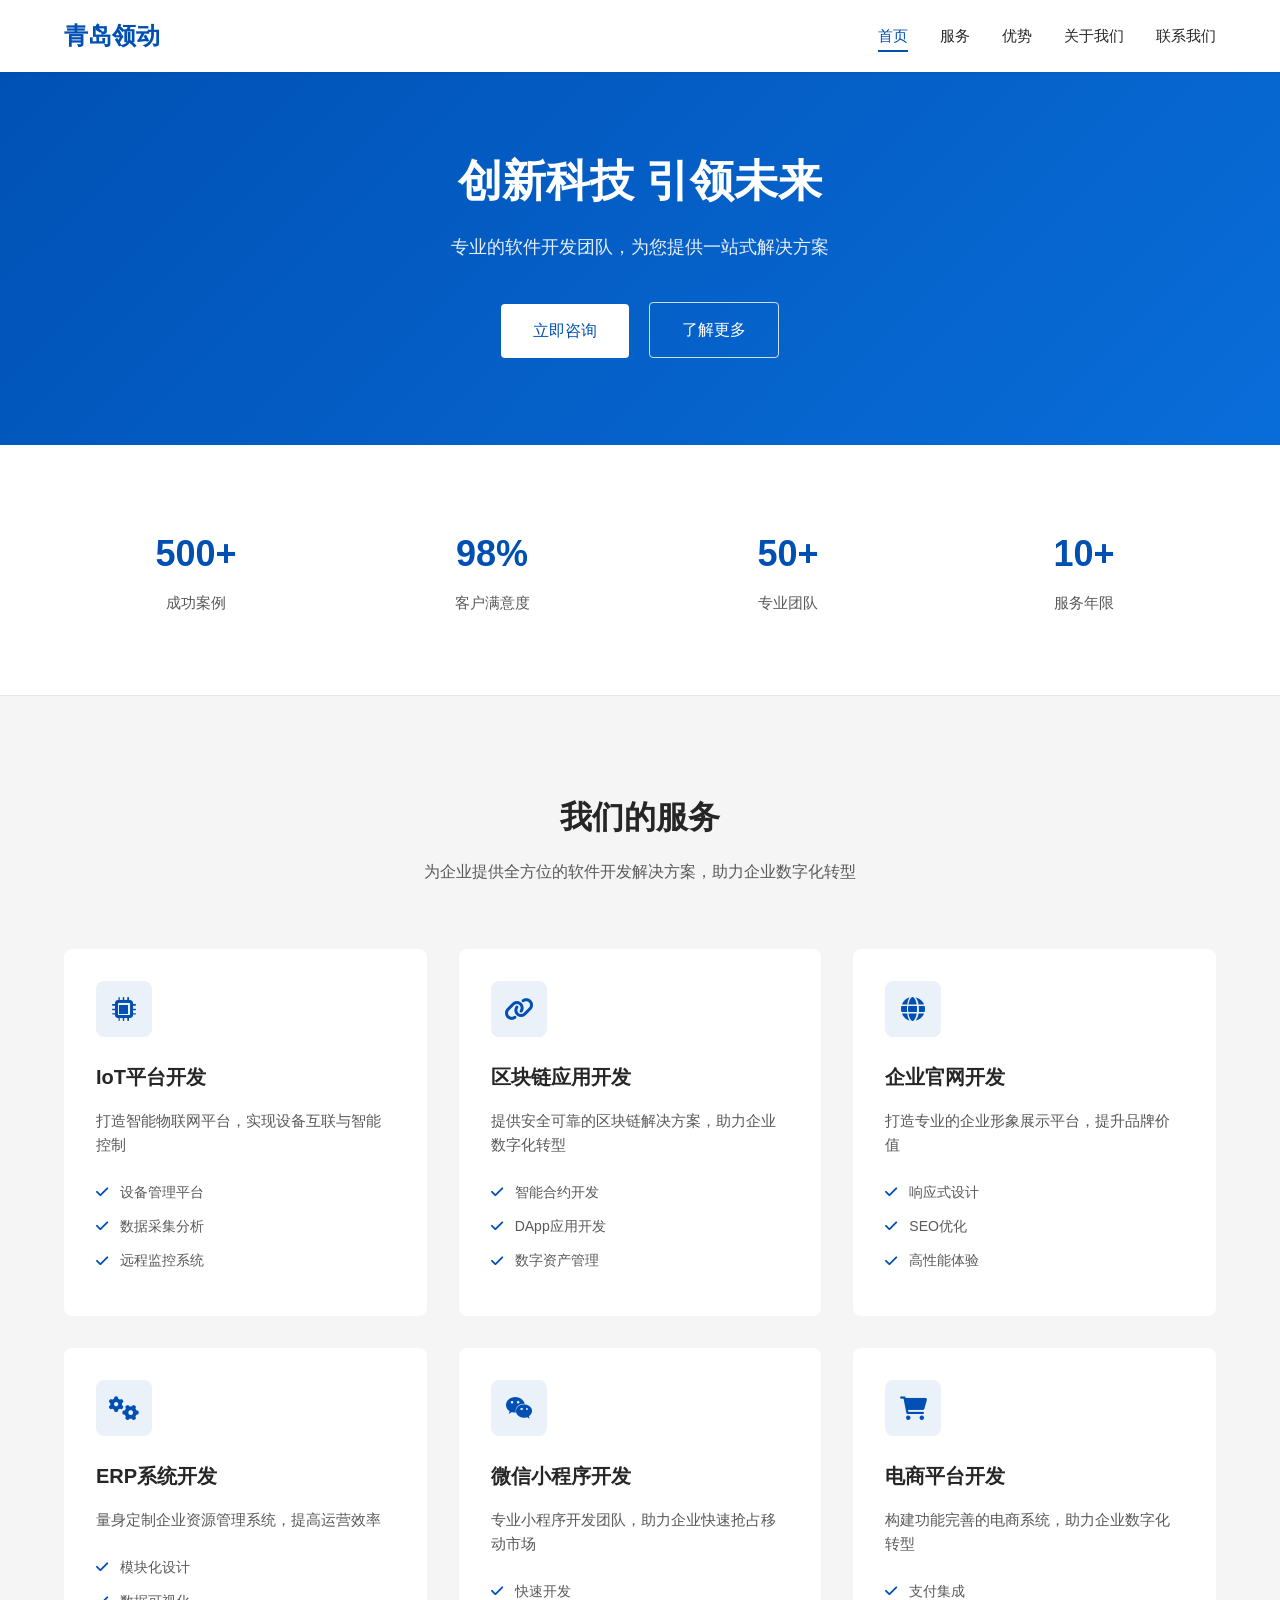
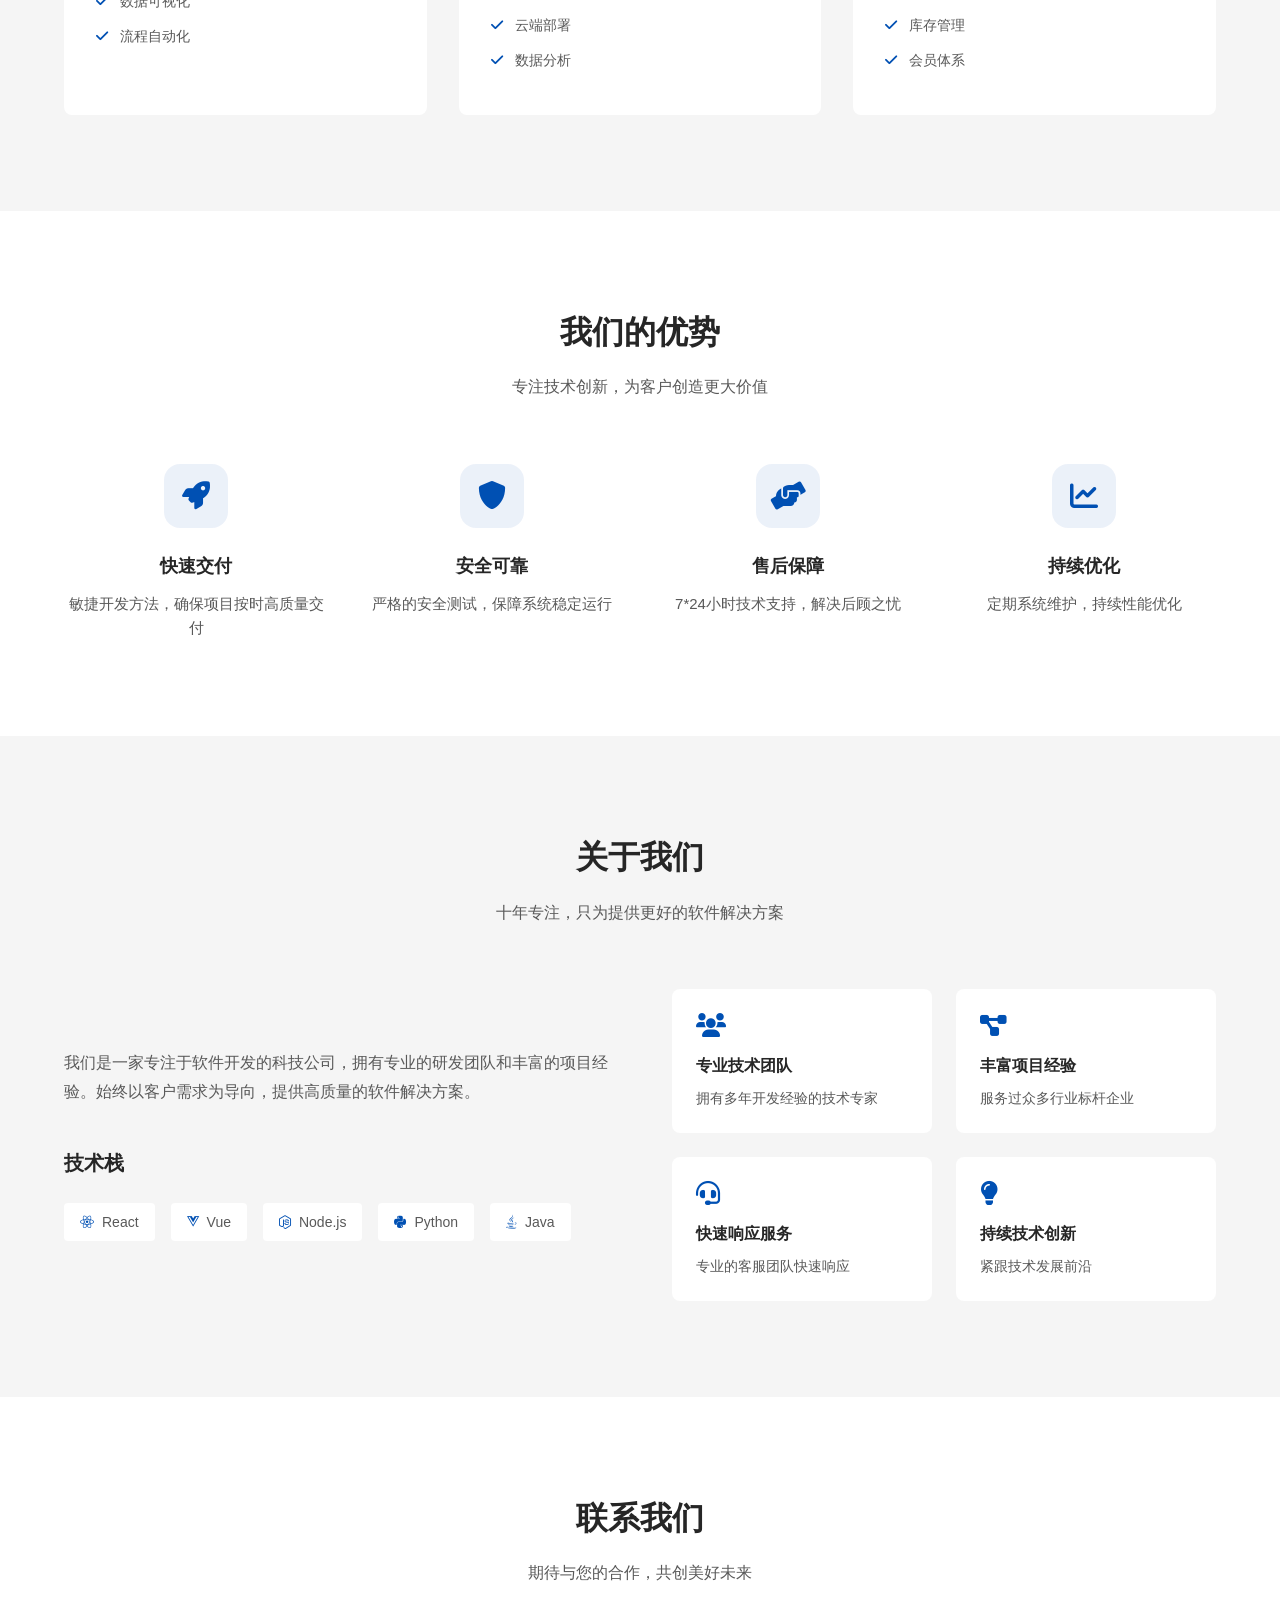
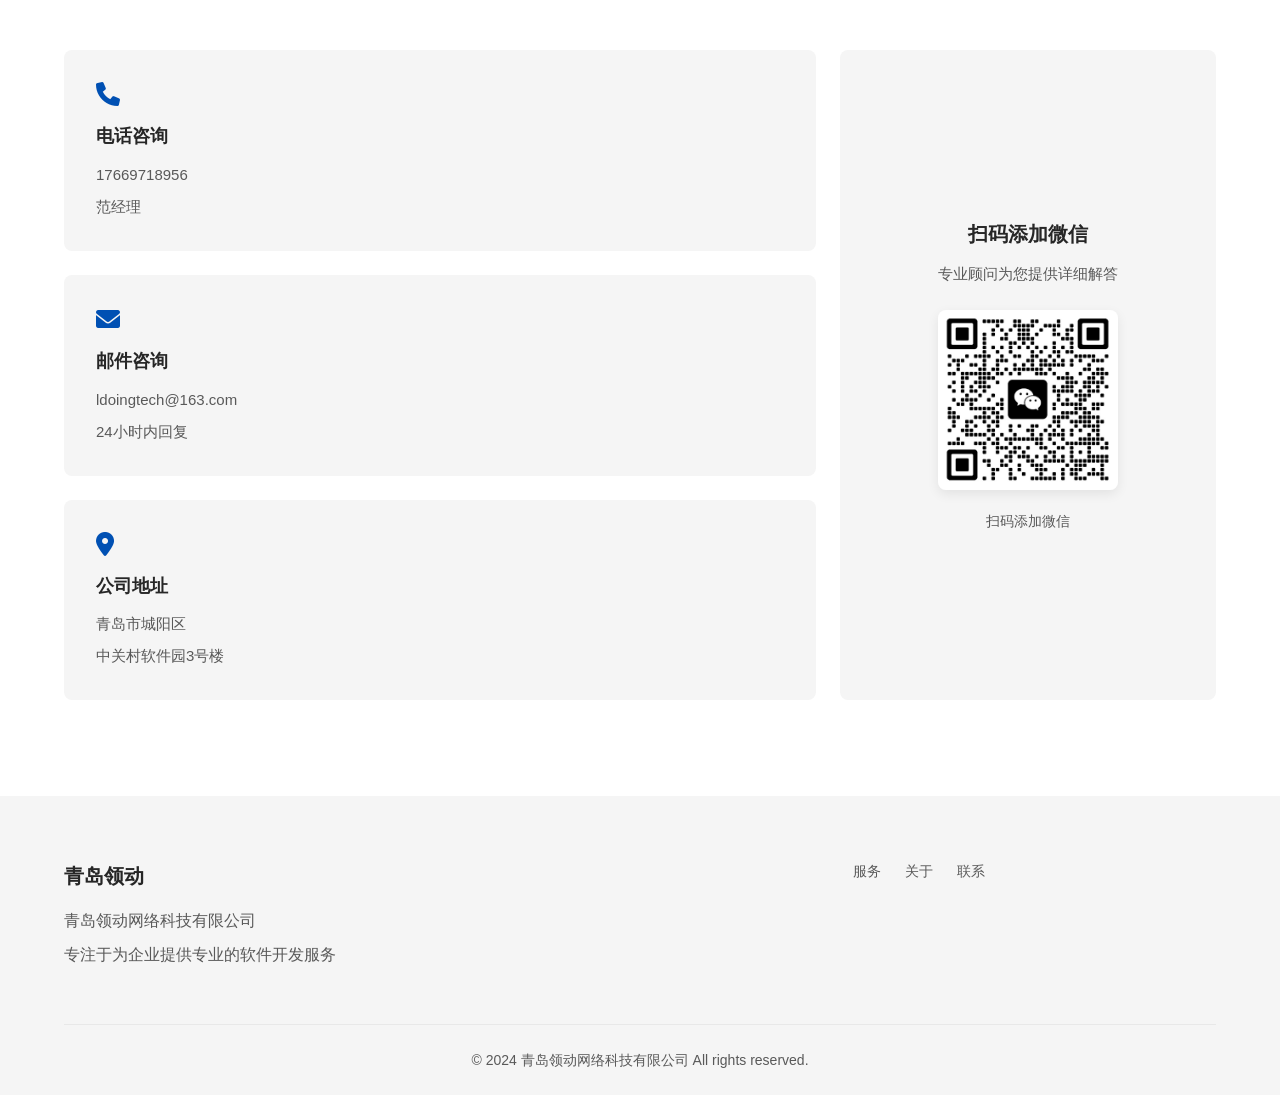
<file: index.html>
<!DOCTYPE html>
<html lang="zh-CN">
<head>
    <meta charset="UTF-8">
    <meta name="viewport" content="width=device-width, initial-scale=1.0">
    <!-- SEO Meta Tags -->
    <title>青岛领动网络科技有限公司 - 专业的软件解决方案提供商</title>
    <meta name="description" content="青岛领动网络科技专注于IoT平台、区块链应用、企业官网、ERP系统、小程序和电商平台开发，提供专业的软件开发解决方案，助力企业数字化转型。">
    <meta name="keywords" content="青岛领动,物联网开发,区块链开发,软件开发,小程序开发,ERP系统,电商平台">
    <meta name="author" content="青岛领动网络科技有限公司">
    
    <!-- Open Graph / Social Media Meta Tags -->
    <meta property="og:type" content="website">
    <meta property="og:url" content="https://ldoing.com">
    <meta property="og:title" content="青岛领动网络科技 - 专业的软件解决方案提供商">
    <meta property="og:description" content="专注于IoT平台、区块链应用、企业官网、ERP系统、小程序和电商平台开发，提供专业的软件开发解决方案。">
    <meta property="og:image" content="https://ldoing.com/images/og-image.jpg">

    <!-- Canonical URL -->
    <meta rel="canonical" href="https://ldoing.com">
    
    <!-- Favicon -->
    <link rel="icon" type="image/png" href="/favicon.png">
    <link rel="apple-touch-icon" href="/apple-touch-icon.png">
    
    <!-- 网站图标 -->
    <link rel="shortcut icon" href="favicon.ico" type="image/x-icon">
    
    <!-- 现有样式表 -->
    <link rel="stylesheet" href="styles.css">
    <link rel="stylesheet" href="https://cdnjs.cloudflare.com/ajax/libs/font-awesome/6.0.0/css/all.min.css">

    <!-- 结构化数据 -->
    <script type="application/ld+json">
    {
        "@context": "https://schema.org",
        "@type": "Organization",
        "name": "青岛领动网络科技有限公司",
        "url": "https://ldoing.com",
        "logo": "https://ldoing.com/images/logo.png",
        "description": "专注于IoT平台、区块链应用、企业官网、ERP系统、小程序和电商平台开发，提供专业的软件开发解决方案。",
        "address": {
            "@type": "PostalAddress",
            "streetAddress": "中关村软件园3号楼",
            "addressLocality": "城阳区",
            "addressRegion": "青岛市",
            "postalCode": "",
            "addressCountry": "CN"
        },
        "contactPoint": {
            "@type": "ContactPoint",
            "telephone": "17669718956",
            "contactType": "customer service",
            "email": "ldoingtech@163.com",
            "areaServed": "CN",
            "availableLanguage": ["Chinese"]
        },
        "sameAs": [
            "https://ldoing.com"
        ]
    }
    </script>
</head>
<body>
    <!-- 导航栏 -->
    <nav class="navbar">
        <div class="container">
            <a href="#home" class="logo">青岛领动</a>
            <button class="mobile-nav-toggle" aria-label="切换导航菜单">
                <span></span>
                <span></span>
                <span></span>
            </button>
            <ul class="nav-links">
                <li><a href="#home" class="active">首页</a></li>
                <li><a href="#services">服务</a></li>
                <li><a href="#advantages">优势</a></li>
                <li><a href="#about">关于我们</a></li>
                <li><a href="#contact">联系我们</a></li>
            </ul>
        </div>
    </nav>

    <!-- 首页banner -->
    <section id="home" class="hero">
        <div class="container">
            <h1>创新科技 引领未来</h1>
            <p>专业的软件开发团队，为您提供一站式解决方案</p>
            <div class="hero-buttons">
                <a href="#contact" class="cta-button primary">立即咨询</a>
                <a href="#services" class="cta-button secondary">了解更多</a>
            </div>
        </div>
    </section>

    <!-- 数据统计 -->
    <section class="stats">
        <div class="container">
            <div class="stats-grid">
                <div class="stat-item">
                    <div class="stat-number">500+</div>
                    <div class="stat-label">成功案例</div>
                </div>
                <div class="stat-item">
                    <div class="stat-number">98%</div>
                    <div class="stat-label">客户满意度</div>
                </div>
                <div class="stat-item">
                    <div class="stat-number">50+</div>
                    <div class="stat-label">专业团队</div>
                </div>
                <div class="stat-item">
                    <div class="stat-number">10+</div>
                    <div class="stat-label">服务年限</div>
                </div>
            </div>
        </div>
    </section>

    <!-- 服务介绍 -->
    <section id="services" class="services">
        <div class="container">
            <div class="section-title">
                <h2>我们的服务</h2>
                <p>为企业提供全方位的软件开发解决方案，助力企业数字化转型</p>
            </div>
            <div class="service-grid">
                <div class="service-card">
                    <div class="service-icon">
                        <i class="fas fa-microchip"></i>
                    </div>
                    <h3>IoT平台开发</h3>
                    <p>打造智能物联网平台，实现设备互联与智能控制</p>
                    <ul class="service-features">
                        <li><i class="fas fa-check"></i> 设备管理平台</li>
                        <li><i class="fas fa-check"></i> 数据采集分析</li>
                        <li><i class="fas fa-check"></i> 远程监控系统</li>
                    </ul>
                </div>
                <div class="service-card">
                    <div class="service-icon">
                        <i class="fas fa-link"></i>
                    </div>
                    <h3>区块链应用开发</h3>
                    <p>提供安全可靠的区块链解决方案，助力企业数字化转型</p>
                    <ul class="service-features">
                        <li><i class="fas fa-check"></i> 智能合约开发</li>
                        <li><i class="fas fa-check"></i> DApp应用开发</li>
                        <li><i class="fas fa-check"></i> 数字资产管理</li>
                    </ul>
                </div>
                <div class="service-card">
                    <div class="service-icon">
                        <i class="fas fa-globe"></i>
                    </div>
                    <h3>企业官网开发</h3>
                    <p>打造专业的企业形象展示平台，提升品牌价值</p>
                    <ul class="service-features">
                        <li><i class="fas fa-check"></i> 响应式设计</li>
                        <li><i class="fas fa-check"></i> SEO优化</li>
                        <li><i class="fas fa-check"></i> 高性能体验</li>
                    </ul>
                </div>
                <div class="service-card">
                    <div class="service-icon">
                        <i class="fas fa-cogs"></i>
                    </div>
                    <h3>ERP系统开发</h3>
                    <p>量身定制企业资源管理系统，提高运营效率</p>
                    <ul class="service-features">
                        <li><i class="fas fa-check"></i> 模块化设计</li>
                        <li><i class="fas fa-check"></i> 数据可视化</li>
                        <li><i class="fas fa-check"></i> 流程自动化</li>
                    </ul>
                </div>
                <div class="service-card">
                    <div class="service-icon">
                        <i class="fab fa-weixin"></i>
                    </div>
                    <h3>微信小程序开发</h3>
                    <p>专业小程序开发团队，助力企业快速抢占移动市场</p>
                    <ul class="service-features">
                        <li><i class="fas fa-check"></i> 快速开发</li>
                        <li><i class="fas fa-check"></i> 云端部署</li>
                        <li><i class="fas fa-check"></i> 数据分析</li>
                    </ul>
                </div>
                <div class="service-card">
                    <div class="service-icon">
                        <i class="fas fa-shopping-cart"></i>
                    </div>
                    <h3>电商平台开发</h3>
                    <p>构建功能完善的电商系统，助力企业数字化转型</p>
                    <ul class="service-features">
                        <li><i class="fas fa-check"></i> 支付集成</li>
                        <li><i class="fas fa-check"></i> 库存管理</li>
                        <li><i class="fas fa-check"></i> 会员体系</li>
                    </ul>
                </div>
            </div>
        </div>
    </section>

    <!-- 我们的优势 -->
    <section id="advantages" class="advantages">
        <div class="container">
            <div class="section-title">
                <h2>我们的优势</h2>
                <p>专注技术创新，为客户创造更大价值</p>
            </div>
            <div class="advantages-grid">
                <div class="advantage-item">
                    <div class="advantage-icon">
                        <i class="fas fa-rocket"></i>
                    </div>
                    <h3>快速交付</h3>
                    <p>敏捷开发方法，确保项目按时高质量交付</p>
                </div>
                <div class="advantage-item">
                    <div class="advantage-icon">
                        <i class="fas fa-shield-alt"></i>
                    </div>
                    <h3>安全可靠</h3>
                    <p>严格的安全测试，保障系统稳定运行</p>
                </div>
                <div class="advantage-item">
                    <div class="advantage-icon">
                        <i class="fas fa-hands-helping"></i>
                    </div>
                    <h3>售后保障</h3>
                    <p>7*24小时技术支持，解决后顾之忧</p>
                </div>
                <div class="advantage-item">
                    <div class="advantage-icon">
                        <i class="fas fa-chart-line"></i>
                    </div>
                    <h3>持续优化</h3>
                    <p>定期系统维护，持续性能优化</p>
                </div>
            </div>
        </div>
    </section>

    <!-- 关于我们 -->
    <section id="about" class="about">
        <div class="container">
            <div class="section-title">
                <h2>关于我们</h2>
                <p>十年专注，只为提供更好的软件解决方案</p>
            </div>
            <div class="about-content">
                <div class="about-text">
                    <p>我们是一家专注于软件开发的科技公司，拥有专业的研发团队和丰富的项目经验。始终以客户需求为导向，提供高质量的软件解决方案。</p>
                    <div class="tech-stack">
                        <h3>技术栈</h3>
                        <div class="tech-icons">
                            <span class="tech-icon"><i class="fab fa-react"></i> React</span>
                            <span class="tech-icon"><i class="fab fa-vuejs"></i> Vue</span>
                            <span class="tech-icon"><i class="fab fa-node-js"></i> Node.js</span>
                            <span class="tech-icon"><i class="fab fa-python"></i> Python</span>
                            <span class="tech-icon"><i class="fab fa-java"></i> Java</span>
                        </div>
                    </div>
                </div>
                <div class="about-features">
                    <div class="feature-item">
                        <i class="fas fa-users"></i>
                        <h4>专业技术团队</h4>
                        <p>拥有多年开发经验的技术专家</p>
                    </div>
                    <div class="feature-item">
                        <i class="fas fa-project-diagram"></i>
                        <h4>丰富项目经验</h4>
                        <p>服务过众多行业标杆企业</p>
                    </div>
                    <div class="feature-item">
                        <i class="fas fa-headset"></i>
                        <h4>快速响应服务</h4>
                        <p>专业的客服团队快速响应</p>
                    </div>
                    <div class="feature-item">
                        <i class="fas fa-lightbulb"></i>
                        <h4>持续技术创新</h4>
                        <p>紧跟技术发展前沿</p>
                    </div>
                </div>
            </div>
        </div>
    </section>

    <!-- 联系我们 -->
    <section id="contact" class="contact">
        <div class="container">
            <div class="section-title">
                <h2>联系我们</h2>
                <p>期待与您的合作，共创美好未来</p>
            </div>
            <div class="contact-wrapper">
                <div class="contact-info">
                    <div class="contact-item">
                        <i class="fas fa-phone"></i>
                        <h3>电话咨询</h3>
                        <p>17669718956</p>
                        <p>范经理</p>
                    </div>
                    <div class="contact-item">
                        <i class="fas fa-envelope"></i>
                        <h3>邮件咨询</h3>
                        <p>ldoingtech@163.com</p>
                        <p>24小时内回复</p>
                    </div>
                    <div class="contact-item">
                        <i class="fas fa-map-marker-alt"></i>
                        <h3>公司地址</h3>
                        <p>青岛市城阳区</p>
                        <p>中关村软件园3号楼</p>
                    </div>
                </div>
                <div class="contact-card">
                    <div class="contact-text">
                        <h3>扫码添加微信</h3>
                        <p>专业顾问为您提供详细解答</p>
                    </div>
                    <div class="qr-code">
                        <img src="qr-code.png" alt="联系二维码">
                        <p>扫码添加微信</p>
                    </div>
                </div>
            </div>
        </div>
    </section>

    <!-- 页脚 -->
    <footer class="footer">
        <div class="container">
            <div class="footer-content">
                <div class="footer-info">
                    <h3>青岛领动</h3>
                    <p>青岛领动网络科技有限公司</p>
                    <p>专注于为企业提供专业的软件开发服务</p>
                </div>
                <div class="footer-links">
                    <a href="#services">服务</a>
                    <a href="#about">关于</a>
                    <a href="#contact">联系</a>
                </div>
            </div>
            <div class="footer-bottom">
                <p>&copy; 2024 青岛领动网络科技有限公司 All rights reserved.</p>
            </div>
        </div>
    </footer>

    <!-- 动画控制脚本 -->
    <script>
        // 监听滚动事件，控制导航栏样式
        window.addEventListener('scroll', function() {
            const navbar = document.querySelector('.navbar');
            if (window.scrollY > 50) {
                navbar.classList.add('scrolled');
            } else {
                navbar.classList.remove('scrolled');
            }
        });

        // 监听元素进入视口
        const observerOptions = {
            root: null,
            rootMargin: '0px',
            threshold: 0.1
        };

        const observer = new IntersectionObserver((entries) => {
            entries.forEach(entry => {
                if (entry.isIntersecting) {
                    entry.target.classList.add('visible');
                }
            });
        }, observerOptions);

        // 添加观察的元素
        document.querySelectorAll('.stat-item, .section-title, .service-card, .advantage-item, .contact-item, .qr-code').forEach(item => {
            observer.observe(item);
        });
    </script>

    <!-- 导航激活状态处理 -->
    <script>
        // 获取所有导航链接
        const navLinks = document.querySelectorAll('.nav-links a');
        const sections = document.querySelectorAll('section');
        const mobileNavToggle = document.querySelector('.mobile-nav-toggle');
        const navList = document.querySelector('.nav-links');
        
        // 移动端导航菜单处理
        function toggleMenu(show) {
            mobileNavToggle.classList.toggle('active', show);
            navList.classList.toggle('active', show);
            document.body.classList.toggle('menu-open', show);
        }

        // 点击汉堡菜单
        mobileNavToggle.addEventListener('click', (e) => {
            e.stopPropagation();
            const isOpen = navList.classList.contains('active');
            toggleMenu(!isOpen);
        });

        // 点击导航链接关闭菜单
        navLinks.forEach(link => {
            link.addEventListener('click', (e) => {
                e.preventDefault();
                const target = document.querySelector(link.getAttribute('href'));
                toggleMenu(false);
                
                // 等待菜单关闭动画完成后再滚动
                setTimeout(() => {
                    if (target) {
                        target.scrollIntoView({
                            behavior: 'smooth',
                            block: 'start'
                        });
                    }
                }, 300);
            });
        });
        
        // 监听滚动事件
        window.addEventListener('scroll', () => {
            let current = '';
            
            sections.forEach(section => {
                const sectionTop = section.offsetTop;
                const sectionHeight = section.clientHeight;
                if (pageYOffset >= sectionTop - 150) {
                    current = section.getAttribute('id');
                }
            });

            // 更新导航链接的激活状态
            navLinks.forEach(link => {
                link.classList.remove('active');
                if (link.getAttribute('href').substring(1) === current) {
                    link.classList.add('active');
                }
            });
        });

        // 点击页面其他区域关闭菜单
        document.addEventListener('click', (e) => {
            if (navList.classList.contains('active') && 
                !navList.contains(e.target) && 
                !mobileNavToggle.contains(e.target)) {
                toggleMenu(false);
            }
        });
    </script>
</body>
</html>
</file>
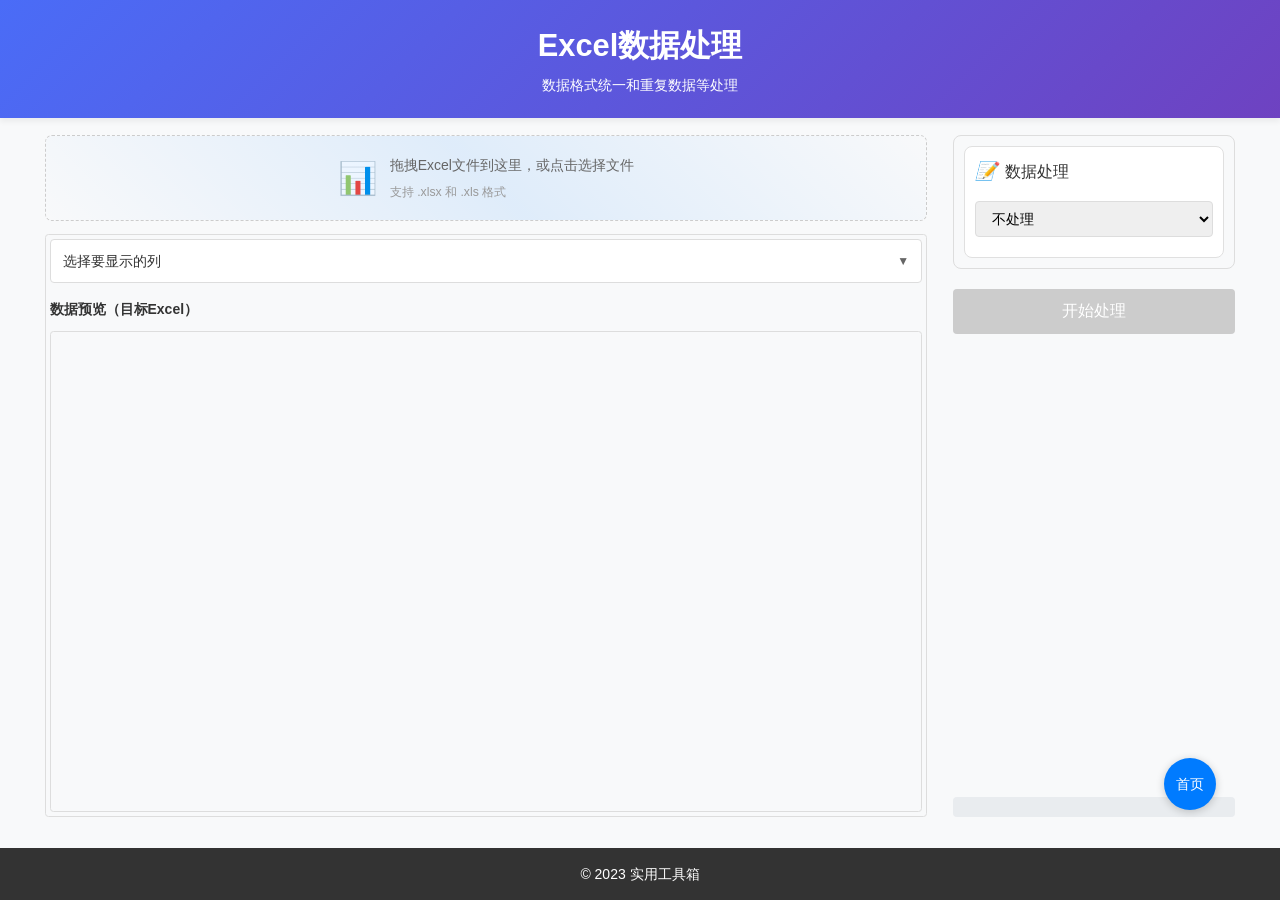
<file: tools/excel-processor.html>
<!DOCTYPE html>
<html lang="zh-CN">
<head>
    <meta charset="UTF-8">
    <meta name="viewport" content="width=device-width, initial-scale=1.0">
    <title>Excel数据处理工具 - 在线Excel格式化和去重 | 实用工具箱</title>
    <meta name="description" content="免费在线Excel数据处理工具，支持数据格式统一、重复数据处理、时间格式转换等功能。无需安装Office，在浏览器中即可完成Excel数据清洗和格式化。">
    <meta name="keywords" content="Excel处理,Excel格式化,Excel去重,数据清洗,在线Excel工具,Excel时间格式,数据处理">
    <!-- 百度搜索优化 -->
    <meta name="baidu-site-verification" content="code-xxxxx"> <!-- 请替换为实际的百度站长验证码 -->
    <meta property="og:title" content="Excel数据处理工具 - 在线Excel格式化和去重">
    <meta property="og:description" content="在线Excel数据处理工具，支持数据格式统一、重复数据处理、时间格式转换等功能。无需安装Office，快速完成数据清洗。">
    <meta property="og:type" content="website">
    <meta property="og:url" content="https://tools.ldoing.com/tools/excel-processor.html">
    <!-- 谷歌搜索优化 -->
    <meta name="google-site-verification" content="xxxxx"> <!-- 请替换为实际的谷歌站长验证码 -->
    <meta name="robots" content="index, follow">
    <link rel="canonical" href="https://tools.ldoing.com/tools/excel-processor.html">
    <!-- 结构化数据 -->
    <script type="application/ld+json">
    {
        "@context": "https://schema.org",
        "@type": "WebApplication",
        "name": "Excel数据处理工具",
        "description": "在线Excel数据处理工具，提供数据格式化、去重等功能",
        "url": "https://tools.ldoing.com/tools/excel-processor.html",
        "applicationCategory": "数据处理工具",
        "operatingSystem": "全平台",
        "offers": {
            "@type": "Offer",
            "price": "0",
            "priceCurrency": "CNY"
        },
        "featureList": [
            "数据格式统一",
            "重复数据处理",
            "时间格式转换",
            "文本格式化",
            "数字格式化",
            "列显示管理"
        ]
    }
    </script>
    <link rel="stylesheet" href="../css/style.css">
    <script src="https://cdn.sheetjs.com/xlsx-0.20.1/package/dist/xlsx.full.min.js"></script>
    <style>
        .back-button {
            display: inline-flex;
            align-items: center;
            justify-content: center;
            width: 3.75rem;
            height: 3.75rem;
            background-color: #007bff;
            border: none;
            border-radius: 50%;
            color: white;
            text-decoration: none;
            transition: all 0.3s ease;
            position: fixed;
            right: 5%;
            bottom: 10%;
            box-shadow: 0 0.125rem 0.625rem rgba(0, 0, 0, 0.2);
            z-index: 1000;
            font-size: 1rem;
            animation: breathe 1.5s ease-in-out infinite;
        }

        @keyframes breathe {
            0% {
                transform: scale(1);
                box-shadow: 0 0.125rem 0.625rem rgba(0, 123, 255, 0.2);
                background-color: #007bff;
            }
            50% {
                transform: scale(1.15);
                box-shadow: 0 0.25rem 1.5625rem rgba(0, 123, 255, 0.6);
                background-color: #0056b3;
            }
            100% {
                transform: scale(1);
                box-shadow: 0 0.125rem 0.625rem rgba(0, 123, 255, 0.2);
                background-color: #007bff;
            }
        }

        .back-button:hover {
            background-color: #0056b3;
            transform: scale(1.1);
            box-shadow: 0 0.25rem 0.9375rem rgba(0, 0, 0, 0.3);
            animation: none;
        }

        .back-button::before {
            content: "首页";
        }

        .tool-container {
            max-width: 87.5rem;
            margin: 0 auto;
            padding: 1.25rem;
            position: relative;
            min-height: calc(100vh - 11.25rem);
        }

        .main-content {
            display: flex;
            gap: 1.875rem;
            margin-bottom: 0.9375rem;
            height: calc(100vh - 15.625rem);
            min-height: 31.25rem;
        }

        .left-section {
            flex: 2.5;
            display: flex;
            flex-direction: column;
            min-width: 0;
        }

        .right-section {
            flex: 0.8;
            display: flex;
            flex-direction: column;
            min-width: 18.75rem;
            max-width: 23.75rem;
        }

        .upload-area {
            border: 0.125rem dashed #ccc;
            border-radius: 0.5rem;
            padding: 1.25rem 0.9375rem;
            text-align: center;
            margin-bottom: 0.9375rem;
            cursor: pointer;
            transition: all 0.3s ease;
            flex-shrink: 0;
            background-color: #f8f9fa;
            position: relative;
            overflow: hidden;
            display: inline-flex;
            align-items: center;
            justify-content: center;
            gap: 0.9375rem;
            width: 100%;
        }

        .upload-area .content-wrapper {
            display: flex;
            align-items: center;
            gap: 0.9375rem;
            max-width: 25rem;
            margin: 0 auto;
        }

        .upload-area .icon-container {
            font-size: 2.25rem;
            animation: bounce 2s infinite;
            line-height: 1;
            flex-shrink: 0;
        }

        .upload-area .text-container {
            text-align: left;
        }

        .upload-area::after {
            content: "";
            position: absolute;
            top: 0;
            left: 0;
            right: 0;
            bottom: 0;
            background: linear-gradient(45deg, transparent, rgba(0, 123, 255, 0.1), transparent);
            animation: shine 3s infinite;
        }

        .upload-area p {
            font-size: 1rem;
            color: #666;
            margin: 0;
            position: relative;
            z-index: 1;
        }

        .upload-area .upload-hint {
            font-size: 0.875rem;
            color: #999;
            margin-top: 0.5rem;
            position: relative;
            z-index: 1;
        }

        .upload-area:hover {
            border-color: #007bff;
            background-color: #f0f7ff;
            transform: translateY(-0.125rem);
            box-shadow: 0 0.25rem 0.75rem rgba(0, 123, 255, 0.1);
        }

        .upload-area:hover .icon-container {
            animation: bounce 1s infinite;
        }

        @keyframes bounce {
            0%, 100% {
                transform: translateY(0);
            }
            50% {
                transform: translateY(-0.625rem);
            }
        }

        @keyframes shine {
            0% {
                transform: translateX(-100%);
            }
            20%, 100% {
                transform: translateX(100%);
            }
        }

        /* 添加文件拖入时的效果 */
        .upload-area.dragover {
            border-color: #007bff;
            background-color: #e3f2fd;
            transform: scale(1.02);
        }

        .upload-area.dragover .icon-container {
            animation: none;
            transform: scale(1.2);
        }

        .preview-box {
            flex: 1;
            border: 0.0625rem solid #ddd;
            border-radius: 0.25rem;
            padding: 0.25rem;
            display: flex;
            flex-direction: column;
            min-width: 0;
            height: calc(100vh - 21.875rem);
            min-height: 25rem;
        }

        .preview-box h3 {
            margin-top: 0;
            margin-bottom: 0.25rem;
            font-size: 1rem;
            flex-shrink: 0;
        }

        .preview-table {
            flex: 1;
            overflow: auto;
            border: 0.0625rem solid #ddd;
            border-radius: 0.25rem;
            margin-top: 0.5rem;
        }

        .preview-table table {
            width: 100%;
            border-collapse: collapse;
            font-size: 0.75rem;
        }

        .preview-table th,
        .preview-table td {
            padding: 0.25rem;
            border: 0.0625rem solid #ddd;
            text-align: left;
            line-height: 1.2;
        }

        .preview-table th {
            background-color: #f8f9fa;
            font-weight: 600;
            position: sticky;
            top: 0;
            z-index: 1;
            font-size: 0.75rem;
        }

        .preview-table tr:nth-child(even) {
            background-color: #f8f9fa;
        }

        .preview-table tr:hover {
            background-color: #f0f7ff;
        }

        .settings {
            background-color: #f8f9fa;
            padding: 10px;
            border-radius: 8px;
            margin-bottom: 20px;
            border: 1px solid #ddd;
            flex-shrink: 0;
        }

        .settings-group {
            margin-bottom: 25px;
            padding: 10px;
            border: 1px solid #e0e0e0;
            border-radius: 8px;
            background-color: white;
            position: relative;
        }

        .settings-group:last-child {
            margin-bottom: 0;
        }

        .settings-group-title {
            display: flex;
            align-items: center;
            margin-bottom: 15px;
            font-size: 16px;
            font-weight: 500;
            color: #333;
        }

        .settings-group-title i {
            margin-right: 8px;
            font-size: 18px;
        }

        .settings-group label {
            display: block;
            margin-bottom: 8px;
            font-size: 14px;
            color: #666;
        }

        .settings-group select,
        .settings-group input {
            width: 100%;
            padding: 8px 12px;
            border: 1px solid #ddd;
            border-radius: 4px;
            font-size: 14px;
            margin-bottom: 10px;
        }

        .settings-group select:focus,
        .settings-group input:focus {
            outline: none;
            border-color: #007bff;
            box-shadow: 0 0 0 2px rgba(0,123,255,0.25);
        }

        .select-trigger {
            width: 100%;
            padding: 10px 12px;
            border: 1px solid #ddd;
            border-radius: 4px;
            background-color: white;
            cursor: pointer;
            display: flex;
            justify-content: space-between;
            align-items: center;
            font-size: 14px;
            color: #333;
            margin-bottom: 10px;
        }

        .select-trigger:hover {
            border-color: #007bff;
            background-color: #f8f9fa;
        }

        .select-trigger::after {
            content: "▼";
            font-size: 12px;
            color: #666;
            transition: transform 0.3s;
        }

        .select-trigger.active::after {
            transform: rotate(180deg);
        }

        .checkbox-group {
            max-height: 200px;
            overflow-y: auto;
            border: 1px solid #ddd;
            border-radius: 4px;
            padding: 8px;
            background-color: white;
            display: none;
            position: absolute;
            width: calc(100% - 30px);
            left: 15px;
            right: 15px;
            z-index: 1000;
            box-shadow: 0 2px 8px rgba(0,0,0,0.1);
        }

        .checkbox-group.show {
            display: block;
        }

        .checkbox-item {
            display: flex;
            align-items: center;
            padding: 8px 12px;
            margin: 2px 0;
            border-radius: 4px;
            cursor: pointer;
            transition: background-color 0.2s;
            height: 36px;
            width: 100%;
            box-sizing: border-box;
        }

        .checkbox-item:hover {
            background-color: #f5f5f5;
        }

        .checkbox-item input[type="checkbox"] {
            margin: 0 8px 0 0;
            width: 16px;
            height: 16px;
            cursor: pointer;
            flex-shrink: 0;
        }

        .checkbox-item label {
            flex: 1;
            margin: 0;
            cursor: pointer;
            font-size: 14px;
            color: #333;
            line-height: 1;
            display: flex;
            align-items: center;
            height: 100%;
            white-space: nowrap;
            overflow: hidden;
            text-overflow: ellipsis;
        }

        .selected-columns {
            margin-top: 8px;
            padding: 8px;
            background-color: #e3f2fd;
            border-radius: 4px;
            min-height: 24px;
            display: none;
        }

        .selected-columns.show {
            display: block;
        }

        .selected-columns span {
            display: inline-flex;
            align-items: center;
            background-color: #1976d2;
            color: white;
            padding: 4px 8px;
            border-radius: 12px;
            margin: 2px;
            font-size: 12px;
            cursor: pointer;
            transition: all 0.2s ease;
        }

        .selected-columns span:hover {
            background-color: #1565c0;
        }

        .selected-columns span::after {
            content: "×";
            margin-left: 6px;
            font-size: 14px;
            font-weight: bold;
        }

        .selected-columns span:hover::after {
            color: #ff4444;
        }

        .feature-description {
            font-size: 13px;
            color: #666;
            margin-top: 8px;
            line-height: 1.4;
        }

        .process-btn {
            background-color: #007bff;
            color: white;
            border: none;
            padding: 12px 20px;
            border-radius: 4px;
            cursor: pointer;
            width: 100%;
            font-size: 16px;
            font-weight: 500;
            transition: all 0.3s ease;
            margin-bottom: 12px;
        }

        .process-btn:hover {
            background-color: #0056b3;
        }

        .process-btn:disabled {
            background-color: #ccc;
            cursor: not-allowed;
        }

        .download-btn {
            display: none;
            background-color: #28a745;
            color: white;
            border: none;
            padding: 12px 20px;
            border-radius: 4px;
            cursor: pointer;
            width: 100%;
            font-size: 16px;
            font-weight: 500;
            margin-top: 12px;
            transition: all 0.3s ease;
        }

        .download-btn:hover {
            background-color: #218838;
        }

        .error-message {
            color: #dc3545;
            margin-top: 8px;
            display: none;
            font-size: 14px;
        }

        .stats {
            margin-top: auto;
            padding: 10px;
            background-color: #e9ecef;
            border-radius: 4px;
            font-size: 14px;
            flex-shrink: 0;
        }

        footer {
            background-color: #333;
            color: white;
            text-align: center;
            padding: 15px 0;
            position: fixed;
            bottom: 0;
            left: 0;
            right: 0;
            z-index: 999;
        }

        @media (max-width: 768px) {
            .main-content {
                flex-direction: column;
                height: auto;
            }

            .right-section {
                min-width: 100%;
                max-width: none;
            }
        }

        .select-container {
            position: relative;
            width: 100%;
        }

        .checkbox-select {
            height: auto;
            max-height: 200px;
            overflow-y: auto;
        }

        .checkbox-select option {
            padding: 8px;
            margin: 2px 0;
            border-radius: 4px;
            cursor: pointer;
        }

        .checkbox-select option:checked {
            background-color: #e3f2fd;
            color: #1976d2;
        }

        .checkbox-select option:hover {
            background-color: #f5f5f5;
        }

        .checkbox-group {
            max-height: 200px;
            overflow-y: auto;
            border: 1px solid #ddd;
            border-radius: 4px;
            padding: 8px;
            background-color: white;
            display: none;
            position: absolute;
            width: 100%;
            z-index: 1000;
            box-shadow: 0 2px 8px rgba(0,0,0,0.1);
        }

        .checkbox-group.show {
            display: block;
        }

        .select-trigger {
            width: 100%;
            padding: 8px 12px;
            border: 1px solid #ddd;
            border-radius: 4px;
            background-color: white;
            cursor: pointer;
            display: flex;
            justify-content: space-between;
            align-items: center;
            font-size: 14px;
            color: #333;
        }

        .select-trigger:hover {
            border-color: #007bff;
        }

        .select-trigger::after {
            content: "▼";
            font-size: 12px;
            color: #666;
            transition: transform 0.3s;
        }

        .select-trigger.active::after {
            transform: rotate(180deg);
        }

        .checkbox-item {
            display: flex;
            align-items: center;
            padding: 8px 12px;
            margin: 2px 0;
            border-radius: 4px;
            cursor: pointer;
            transition: background-color 0.2s;
            height: 36px;
        }

        .checkbox-item:hover {
            background-color: #f5f5f5;
        }

        .checkbox-item input[type="checkbox"] {
            margin: 0 8px 0 0;
            width: 16px;
            height: 16px;
            cursor: pointer;
            flex-shrink: 0;
        }

        .checkbox-item label {
            flex: 1;
            margin: 0;
            cursor: pointer;
            font-size: 14px;
            color: #333;
            line-height: 1;
            display: flex;
            align-items: center;
            height: 100%;
        }

        .selected-columns {
            margin-top: 8px;
            padding: 8px;
            background-color: #e3f2fd;
            border-radius: 4px;
            min-height: 24px;
            display: none;
        }

        .selected-columns.show {
            display: block;
        }

        .selected-columns span {
            display: inline-block;
            background-color: #1976d2;
            color: white;
            padding: 2px 8px;
            border-radius: 12px;
            margin: 2px;
            font-size: 12px;
        }

        /* 修改Toast样式 */
        .toast {
            position: fixed;
            top: 20px;
            left: 50%;
            transform: translateX(-50%);
            padding: 12px 24px;
            background-color: #dc3545;
            color: white;
            border-radius: 4px;
            box-shadow: 0 4px 12px rgba(0, 0, 0, 0.15);
            z-index: 9999;
            display: flex;
            align-items: center;
            animation: slideDown 0.3s ease, fadeOut 0.3s ease 2.7s;
            font-size: 14px;
            min-width: 280px;
            justify-content: center;
        }

        .toast.success {
            background-color: #28a745;
        }

        .toast::before {
            content: "⚠️";
            margin-right: 8px;
            font-size: 16px;
        }

        .toast.success::before {
            content: "✅";
        }

        @keyframes slideDown {
            from {
                transform: translate(-50%, -100%);
                opacity: 0;
            }
            to {
                transform: translate(-50%, 0);
                opacity: 1;
            }
        }

        @keyframes fadeOut {
            from {
                opacity: 1;
            }
            to {
                opacity: 0;
            }
        }

        /* 修改列管理样式 */
        .column-manager {
            margin-bottom: 15px;
            position: relative;
        }

        .column-manager-title {
            width: 100%;
            padding: 10px 12px;
            border: 1px solid #ddd;
            border-radius: 4px;
            background-color: white;
            cursor: pointer;
            display: flex;
            justify-content: space-between;
            align-items: center;
            font-size: 14px;
            color: #333;
        }

        .column-manager-title:hover {
            border-color: #007bff;
            background-color: #f8f9fa;
        }

        .column-manager-title::after {
            content: "▼";
            font-size: 12px;
            color: #666;
            transition: transform 0.3s;
        }

        .column-manager-title.active::after {
            transform: rotate(180deg);
        }

        .column-list {
            display: none;
            max-height: 200px;
            overflow-y: auto;
            border: 1px solid #ddd;
            border-radius: 4px;
            padding: 8px;
            background-color: white;
            position: absolute;
            width: 100%;
            z-index: 1000;
            box-shadow: 0 2px 8px rgba(0,0,0,0.1);
        }

        .column-list.show {
            display: block;
        }

        .column-select-all {
            display: flex;
            align-items: center;
            padding: 8px 12px;
            margin: 2px 0;
            border-radius: 4px;
            cursor: pointer;
            transition: background-color 0.2s;
            height: 36px;
            background-color: #f8f9fa;
            border-bottom: 1px solid #ddd;
            margin-bottom: 8px;
            position: sticky;
            top: 0;
            z-index: 1;
        }

        .column-select-all:hover {
            background-color: #f0f0f0;
        }

        .column-select-all input[type="checkbox"] {
            margin: 0 8px 0 0;
            width: 16px;
            height: 16px;
            cursor: pointer;
            flex-shrink: 0;
        }

        .column-select-all label {
            flex: 1;
            margin: 0;
            cursor: pointer;
            font-size: 14px;
            color: #333;
            line-height: 1;
            display: flex;
            align-items: center;
            height: 100%;
            font-weight: 500;
        }

        /* 添加处理中动画样式 */
        .process-btn.processing {
            position: relative;
            color: transparent;
            pointer-events: none;
        }

        .process-btn.processing::after {
            content: "处理中...";
            position: absolute;
            left: 50%;
            top: 50%;
            transform: translate(-50%, -50%);
            color: white;
            animation: processingText 1.5s infinite;
        }

        .process-btn.processing::before {
            content: "";
            position: absolute;
            width: 20px;
            height: 20px;
            border: 3px solid rgba(255, 255, 255, 0.3);
            border-top-color: white;
            border-radius: 50%;
            left: calc(50% - 45px);
            top: 50%;
            transform: translateY(-50%);
            animation: rotate 1s linear infinite;
        }

        @keyframes processingText {
            0%, 100% { opacity: 1; }
            50% { opacity: 0.7; }
        }

        @keyframes rotate {
            0% { transform: translateY(-50%) rotate(0deg); }
            100% { transform: translateY(-50%) rotate(360deg); }
        }

        .mapping-row {
            display: flex;
            gap: 10px;
            margin-bottom: 8px;
            align-items: center;
        }
        .mapping-row select {
            flex: 1;
            padding: 5px;
            border: 1px solid #ddd;
            border-radius: 4px;
            font-size: 12px;
            max-width: 120px;
            text-overflow: ellipsis;
        }
        .mapping-row select option {
            font-size: 12px;
            padding: 4px;
            white-space: nowrap;
            overflow: hidden;
            text-overflow: ellipsis;
        }
        .mapping-row .delete-mapping {
            color: #dc3545;
            cursor: pointer;
            padding: 0 5px;
            font-size: 14px;
            flex-shrink: 0;
        }
        .mapping-arrow {
            color: #666;
            font-size: 14px;
            display: flex;
            align-items: center;
            flex-shrink: 0;
        }
    </style>
</head>
<body>
    <header>
        <h1>Excel数据处理</h1>
        <p>数据格式统一和重复数据等处理</p>
    </header>

    <main class="tool-container">
        <div class="main-content">
            <div class="left-section">
                <div class="upload-area" id="dropZone">
                    <div class="content-wrapper">
                        <div class="icon-container">📊</div>
                        <div class="text-container">
                            <p>拖拽Excel文件到这里，或点击选择文件</p>
                            <div class="upload-hint">支持 .xlsx 和 .xls 格式</div>
                        </div>
                    </div>
                    <input type="file" id="fileInput" accept=".xlsx,.xls" style="display: none;">
                </div>
                <div class="preview-box">
                    <div class="column-manager">
                        <div class="column-manager-title" id="columnManagerTitle">
                            选择要显示的列
                        </div>
                        <div class="column-list" id="columnList">
                            <!-- 列选项将通过JavaScript动态添加 -->
                        </div>
                    </div>
                    <h3>数据预览（目标Excel）</h3>
                    <div class="preview-table" id="dataPreview"></div>
                </div>
            </div>
            <div class="right-section">
                <div class="settings">
                    <div class="settings-group">
                        <div class="settings-group-title">
                            <i>📝</i> 数据处理
                        </div>
                        <select id="formatType">
                            <option value="none">不处理</option>
                            <option value="case">大小写处理</option>
                            <option value="datetime">时间格式</option>
                            <option value="duplicate">重复行处理</option>
                            <option value="merge">数据合并</option>
                        </select>
                        <div id="caseFormatOptions" style="display: none; margin-bottom: 10px;">
                            <select id="caseFormat" style="margin-top: 8px;">
                                <option value="uppercase">全部大写</option>
                                <option value="lowercase">全部小写</option>
                                <option value="capitalize">首字母大写</option>
                            </select>
                        </div>
                        <div id="mergeOptions" style="display: none; margin-bottom: 10px;">
                            <div class="merge-file-upload" style="border: 1px dashed #ccc; padding: 10px; border-radius: 4px; margin-top: 8px; cursor: pointer; text-align: center;">
                                <p style="margin: 0;">点击选择要合并的源Excel文件</p>
                                <p style="margin: 5px 0 0; font-size: 12px; color: #666;">支持选择多个文件</p>
                            </div>
                            <input type="file" id="mergeFileInput" accept=".xlsx,.xls" multiple style="display: none;">
                            <div id="selectedFiles" style="margin-top: 8px; font-size: 12px;"></div>
                            <div id="columnMappingContainer" style="margin-top: 15px; display: none;">
                                <div style="margin-bottom: 10px; font-weight: 500;">设置列对应关系：</div>
                                <div id="columnMappings"></div>
                                <button id="addMappingBtn" style="margin-top: 10px; padding: 5px 10px; background-color: #007bff; color: white; border: none; border-radius: 4px; cursor: pointer;">
                                    添加列映射
                                </button>
                            </div>
                        </div>
                        <div id="duplicateOptions" style="display: none; margin-bottom: 10px;">
                            <select id="duplicateFormat" style="margin-top: 8px;">
                                <option value="remove">删除重复行</option>
                                <option value="mark">标记重复行</option>
                            </select>
                        </div>
                        <div id="datetimeFormatOptions" style="display: none; margin-bottom: 10px;">
                            <select id="datetimeFormat" style="margin-top: 8px;">
                                <option value="YYYY-MM-DD">YYYY-MM-DD（2024-03-21）</option>
                                <option value="YYYY/MM/DD">YYYY/MM/DD（2024/03/21）</option>
                                <option value="YYYY-MM-DD HH:mm:ss">YYYY-MM-DD HH:mm:ss（2024-03-21 15:30:00）</option>
                                <option value="YYYY/MM/DD HH:mm:ss">YYYY/MM/DD HH:mm:ss（2024/03/21 15:30:00）</option>
                                <option value="MM-DD-YYYY">MM-DD-YYYY（03-21-2024）</option>
                                <option value="DD-MM-YYYY">DD-MM-YYYY（21-03-2024）</option>
                            </select>
                        </div>
                        <div id="numberFormatOptions" style="display: none; margin-bottom: 10px;">
                            <select id="numberFormat" style="margin-top: 8px;">
                                <option value="integer">整数</option>
                                <option value="decimal1">保留1位小数</option>
                                <option value="decimal2">保留2位小数</option>
                                <option value="decimal3">保留3位小数</option>
                                <option value="decimal4">保留4位小数</option>
                            </select>
                        </div>
                        <div class="select-trigger" id="formatSelectTrigger">
                            选择需要处理的列
                        </div>
                        <div class="checkbox-group" id="formatColumns">
                            <!-- 选项将通过JavaScript动态添加 -->
                        </div>
                        <div class="selected-columns" id="selectedFormatColumns">
                            <!-- 已选择的列将在这里显示 -->
                        </div>
                    </div>
                </div>
                <button class="process-btn" id="processBtn" disabled>开始处理</button>
                <button class="download-btn" id="downloadBtn">下载处理后的文件</button>
                <div class="stats" id="stats"></div>
            </div>
        </div>
    </main>

    <footer>
        <p>© 2023 实用工具箱</p>
    </footer>

    <a href="../index.html" class="back-button" title="返回首页"></a>

    <script>
        /**
         * Excel数据处理工具的主要功能实现
         */
        document.addEventListener('DOMContentLoaded', () => {
            const dropZone = document.getElementById('dropZone');
            const fileInput = document.getElementById('fileInput');
            const dataPreview = document.getElementById('dataPreview');
            const processBtn = document.getElementById('processBtn');
            const downloadBtn = document.getElementById('downloadBtn');
            const stats = document.getElementById('stats');
            const formatType = document.getElementById('formatType');
            const formatColumns = document.getElementById('formatColumns');
            const formatSelectTrigger = document.getElementById('formatSelectTrigger');
            const datetimeFormatOptions = document.getElementById('datetimeFormatOptions');
            const numberFormatOptions = document.getElementById('numberFormatOptions');
            const caseFormatOptions = document.getElementById('caseFormatOptions');
            const duplicateOptions = document.getElementById('duplicateOptions');
            const mergeOptions = document.getElementById('mergeOptions');
            const mergeFileUpload = document.querySelector('.merge-file-upload');
            const mergeFileInput = document.getElementById('mergeFileInput');
            const selectedFiles = document.getElementById('selectedFiles');

            let workbook = null;
            let currentSheet = null;
            let hiddenColumns = new Set(); // 存储隐藏的列索引
            let originalFileName = ''; // 添加变量存储原始文件名
            let filesToMerge = []; // 存储要合并的文件

            // 添加列映射相关变量
            let sourceHeaders = [];
            let targetHeaders = [];
            let columnMappings = [];

            // 处理文件拖放
            dropZone.addEventListener('dragover', (e) => {
                e.preventDefault();
                dropZone.classList.add('dragover');
            });

            dropZone.addEventListener('dragleave', () => {
                dropZone.classList.remove('dragover');
            });

            dropZone.addEventListener('drop', (e) => {
                e.preventDefault();
                dropZone.classList.remove('dragover');
                const file = e.dataTransfer.files[0];
                if (file && (file.name.endsWith('.xlsx') || file.name.endsWith('.xls'))) {
                    handleFile(file);
                } else {
                    showToast('请选择Excel文件(.xlsx或.xls)');
                }
            });

            // 处理文件选择
            dropZone.addEventListener('click', () => {
                fileInput.click();
            });

            fileInput.addEventListener('change', (e) => {
                const file = e.target.files[0];
                if (file && (file.name.endsWith('.xlsx') || file.name.endsWith('.xls'))) {
                    handleFile(file);
                } else {
                    showToast('请选择Excel文件(.xlsx或.xls)');
                }
            });

            // 添加列管理相关的事件监听
            const columnManagerTitle = document.getElementById('columnManagerTitle');
            const columnList = document.getElementById('columnList');

            columnManagerTitle.addEventListener('click', (e) => {
                e.stopPropagation();
                columnManagerTitle.classList.toggle('active');
                columnList.classList.toggle('show');
            });

            // 点击其他地方关闭下拉框
            document.addEventListener('click', (e) => {
                if (!e.target.closest('.column-manager')) {
                    columnList.classList.remove('show');
                    columnManagerTitle.classList.remove('active');
                }
            });

            // 更新列显示设置
            function updateColumnManager(headers) {
                columnList.innerHTML = '';
                
                // 添加全选选项
                const selectAllItem = document.createElement('div');
                selectAllItem.className = 'column-select-all';
                
                const selectAllCheckbox = document.createElement('input');
                selectAllCheckbox.type = 'checkbox';
                selectAllCheckbox.id = 'select-all-columns';
                selectAllCheckbox.checked = hiddenColumns.size === 0;
                selectAllCheckbox.addEventListener('change', () => {
                    const isChecked = selectAllCheckbox.checked;
                    // 更新所有列的显示状态
                    columnList.querySelectorAll('.column-item input[type="checkbox"]').forEach(checkbox => {
                        checkbox.checked = isChecked;
                    });
                    // 更新隐藏列集合
                    if (isChecked) {
                        hiddenColumns.clear();
                    } else {
                        headers.forEach((_, index) => hiddenColumns.add(index));
                    }
                    // 更新预览显示
                    displayPreview(currentSheet, document.getElementById('dataPreview'));
                    // 更新可选择的列
                    updateKeyColumns();
                    // 更新选择框显示文本
                    updateColumnManagerText();
                });
                
                const selectAllLabel = document.createElement('label');
                selectAllLabel.htmlFor = 'select-all-columns';
                selectAllLabel.textContent = '全选';
                
                selectAllItem.appendChild(selectAllCheckbox);
                selectAllItem.appendChild(selectAllLabel);
                columnList.appendChild(selectAllItem);

                // 添加列选项
                headers.forEach((header, index) => {
                    const item = document.createElement('div');
                    item.className = 'column-item';
                    
                    const checkbox = document.createElement('input');
                    checkbox.type = 'checkbox';
                    checkbox.id = `col-visible-${index}`;
                    checkbox.checked = !hiddenColumns.has(index);
                    checkbox.addEventListener('change', () => {
                        if (checkbox.checked) {
                            hiddenColumns.delete(index);
                        } else {
                            hiddenColumns.add(index);
                        }
                        // 更新全选状态
                        selectAllCheckbox.checked = hiddenColumns.size === 0;
                        // 更新预览显示
                        displayPreview(currentSheet, document.getElementById('dataPreview'));
                        // 更新可选择的列
                        updateKeyColumns();
                        // 更新选择框显示文本
                        updateColumnManagerText();
                    });
                    
                    const label = document.createElement('label');
                    label.htmlFor = `col-visible-${index}`;
                    label.textContent = `${header} (列${index + 1})`;
                    
                    item.appendChild(checkbox);
                    item.appendChild(label);
                    columnList.appendChild(item);
                });
                updateColumnManagerText();
            }

            // 更新列管理选择框显示文本
            function updateColumnManagerText() {
                const visibleCount = columnList.querySelectorAll('input[type="checkbox"]:checked').length;
                const totalCount = columnList.querySelectorAll('input[type="checkbox"]').length;
                columnManagerTitle.textContent = `已选择 ${visibleCount}/${totalCount} 列`;
            }

            // 修改显示预览函数
            function displayPreview(sheet, container) {
                const jsonData = XLSX.utils.sheet_to_json(sheet, { header: 1 });
                if (jsonData.length === 0) {
                    container.innerHTML = '<p>无数据</p>';
                    return;
                }

                let html = '<table><thead><tr>';
                // 添加序号列表头
                html += '<th style="width: 50px; text-align: center;">序号</th>';
                // 表头
                jsonData[0].forEach((header, index) => {
                    if (!hiddenColumns.has(index)) {
                        html += `<th>${header || ''}</th>`;
                    }
                });
                html += '</tr></thead><tbody>';

                // 数据行
                for (let i = 1; i < jsonData.length; i++) {
                    html += '<tr>';
                    // 添加序号列
                    html += `<td style="text-align: center;">${i}</td>`;
                    jsonData[i].forEach((cell, index) => {
                        if (!hiddenColumns.has(index)) {
                            html += `<td>${cell || ''}</td>`;
                        }
                    });
                    html += '</tr>';
                }
                html += '</tbody></table>';

                container.innerHTML = html;
            }

            // 修改文件处理函数
            function handleFile(file) {
                const reader = new FileReader();
                
                // 保存原始文件名（去掉扩展名）
                originalFileName = file.name.replace(/\.[^/.]+$/, '');
                
                reader.onload = (e) => {
                    try {
                        const data = new Uint8Array(e.target.result);
                        workbook = XLSX.read(data, { type: 'array' });
                        currentSheet = workbook.Sheets[workbook.SheetNames[0]];
                        
                        // 重置隐藏列
                        hiddenColumns.clear();
                        
                        // 更新列显示设置
                        const jsonData = XLSX.utils.sheet_to_json(currentSheet, { header: 1 });
                        if (jsonData.length > 0) {
                            updateColumnManager(jsonData[0]);
                        }
                        
                        // 显示数据预览
                        displayPreview(currentSheet, document.getElementById('dataPreview'));
                        
                        // 更新关键列选项
                        updateKeyColumns();
                        
                        processBtn.disabled = false;
                    } catch (error) {
                        showToast('文件读取失败：' + error.message);
                    }
                };

                reader.onerror = () => {
                    showToast('文件读取失败');
                };

                reader.readAsArrayBuffer(file);
            }

            // 修改更新关键列选项函数
            function updateKeyColumns() {
                if (!currentSheet) return;
                
                const jsonData = XLSX.utils.sheet_to_json(currentSheet, { header: 1 });
                if (jsonData.length === 0) return;

                // 更新格式统一列选项
                const formatColumnsContainer = document.getElementById('formatColumns');
                formatColumnsContainer.innerHTML = '';
                jsonData[0].forEach((header, index) => {
                    if (hiddenColumns.has(index)) return; // 跳过隐藏的列
                    
                    const div = document.createElement('div');
                    div.className = 'checkbox-item';
                    
                    const checkbox = document.createElement('input');
                    checkbox.type = 'checkbox';
                    checkbox.id = `format-col-${index}`;
                    checkbox.value = header;
                    checkbox.addEventListener('change', () => {
                        updateSelectedColumns('format');
                        updateSelectTriggerText('format');
                    });
                    
                    const label = document.createElement('label');
                    label.htmlFor = `format-col-${index}`;
                    label.textContent = `${header} (列${index + 1})`;
                    
                    div.appendChild(checkbox);
                    div.appendChild(label);
                    formatColumnsContainer.appendChild(div);
                });
            }

            // 更新已选择的列显示
            function updateSelectedColumns(type) {
                const container = document.getElementById(`selected${type.charAt(0).toUpperCase() + type.slice(1)}Columns`);
                const checkboxes = document.querySelectorAll(`#${type}Columns input[type="checkbox"]:checked`);
                
                if (checkboxes.length === 0) {
                    container.classList.remove('show');
                    return;
                }

                container.innerHTML = '';
                checkboxes.forEach(checkbox => {
                    const span = document.createElement('span');
                    span.textContent = checkbox.value;
                    span.addEventListener('click', () => {
                        // 取消对应的复选框选中状态
                        checkbox.checked = false;
                        // 更新显示
                        updateSelectedColumns(type);
                        updateSelectTriggerText(type);
                    });
                    container.appendChild(span);
                });
                container.classList.add('show');
            }

            // 更新选择框显示文本
            function updateSelectTriggerText(type) {
                const trigger = document.getElementById(`${type}SelectTrigger`);
                const checkboxes = document.querySelectorAll(`#${type}Columns input[type="checkbox"]:checked`);
                
                if (checkboxes.length === 0) {
                    trigger.textContent = `选择${type === 'format' ? '需要统一格式' : '用于判断重复数据'}的列`;
                } else {
                    trigger.textContent = `已选择 ${checkboxes.length} 列`;
                }
            }

            // 处理下拉框点击
            formatSelectTrigger.addEventListener('click', (e) => {
                e.stopPropagation();
                formatColumns.classList.toggle('show');
                formatSelectTrigger.classList.toggle('active');
            });

            // 点击其他地方关闭下拉框
            document.addEventListener('click', (e) => {
                if (!e.target.closest('.checkbox-group') && !e.target.closest('.select-trigger')) {
                    formatColumns.classList.remove('show');
                    formatSelectTrigger.classList.remove('active');
                }
            });

            // 修改数据处理和导出逻辑
            processBtn.addEventListener('click', async () => {
                if (!currentSheet) return;

                processBtn.classList.add('processing');
                processBtn.disabled = true;

                try {
                    await new Promise(resolve => setTimeout(resolve, 1500));

                    const jsonData = XLSX.utils.sheet_to_json(currentSheet, { header: 1 });
                    let processedData = jsonData.map(row => 
                        row.filter((_, index) => !hiddenColumns.has(index))
                    );
                    let statsText = [];

                    if (formatType.value === 'merge') {
                        if (filesToMerge.length === 0) {
                            showToast('请选择要合并的Excel文件');
                            processBtn.classList.remove('processing');
                            processBtn.disabled = false;
                            return;
                        }

                        if (columnMappings.length === 0) {
                            showToast('请设置列对应关系');
                            processBtn.classList.remove('processing');
                            processBtn.disabled = false;
                            return;
                        }

                        try {
                            // 执行合并操作
                            processedData = await mergeExcelFiles(currentSheet, filesToMerge);
                            statsText.push(`已合并 ${filesToMerge.length} 个文件的数据，共 ${processedData.length - 1} 行`);
                            
                            // 更新当前sheet
                            currentSheet = XLSX.utils.aoa_to_sheet(processedData);
                            
                            // 更新预览显示
                            displayPreview(currentSheet, document.getElementById('dataPreview'));
                            
                            // 清空已选择的文件
                            filesToMerge = [];
                            selectedFiles.innerHTML = '';
                            mergeFileInput.value = '';
                            document.getElementById('columnMappingContainer').style.display = 'none';
                        } catch (error) {
                            throw new Error('数据合并失败：' + error.message);
                        }
                    } else {
                        const formatCheckboxes = document.querySelectorAll('#formatColumns input[type="checkbox"]:checked');
                        if (formatCheckboxes.length === 0) {
                            showToast('请选择需要处理的列');
                            processBtn.classList.remove('processing');
                            processBtn.disabled = false;
                            return;
                        }

                        const formatCols = Array.from(formatCheckboxes).map(checkbox => checkbox.value);
                        const headerRow = processedData[0];
                        const formatIndices = formatCols.map(col => {
                            const index = headerRow.findIndex(h => h === col);
                            if (index === -1) {
                                throw new Error(`未找到列：${col}`);
                            }
                            return index;
                        });

                        if (formatType.value === 'duplicate') {
                            const duplicateFormat = document.getElementById('duplicateFormat').value;
                            if (duplicateFormat === 'remove') {
                                const seen = new Map();
                                processedData = processedData.filter((row, index) => {
                                    if (index === 0) return true; // 保留表头
                                    const key = formatIndices.map(i => row[i]).join('|');
                                    if (seen.has(key)) return false;
                                    seen.set(key, true);
                                    return true;
                                });
                                statsText.push(`已删除 ${jsonData.length - processedData.length} 行重复数据`);
                            } else {
                                const seen = new Map();
                                processedData = processedData.map((row, rowIndex) => {
                                    if (rowIndex === 0) return row; // 跳过表头
                                    return row.map((cell, cellIndex) => {
                                        if (formatIndices.includes(cellIndex)) {
                                            if (seen.has(cell)) {
                                                return `[重复] ${cell}`;
                                            }
                                            seen.set(cell, true);
                                            return cell;
                                        }
                                        return cell;
                                    });
                                });
                                statsText.push(`已标记${formatCols.length}列的重复数据`);
                            }
                        } else if (formatType.value === 'case') {
                            const caseFormat = document.getElementById('caseFormat').value;
                            processedData = processedData.map((row, rowIndex) => {
                                if (rowIndex === 0) return row; // 跳过表头
                                return row.map((cell, cellIndex) => {
                                    if (formatIndices.includes(cellIndex)) {
                                        let processedValue;
                                        switch (caseFormat) {
                                            case 'uppercase':
                                                processedValue = typeof cell === 'string' ? cell.toUpperCase() : cell;
                                                break;
                                            case 'lowercase':
                                                processedValue = typeof cell === 'string' ? cell.toLowerCase() : cell;
                                                break;
                                            case 'capitalize':
                                                processedValue = typeof cell === 'string' 
                                                    ? cell.split(' ').map(word => 
                                                        word.charAt(0).toUpperCase() + word.slice(1).toLowerCase()
                                                    ).join(' ') 
                                                    : cell;
                                                break;
                                            default:
                                                processedValue = cell;
                                        }
                                        return processedValue;
                                    }
                                    return cell;
                                });
                            });

                            // 更新统计信息
                            let formatTypeText = '';
                            switch (caseFormat) {
                                case 'uppercase':
                                    formatTypeText = '转大写';
                                    break;
                                case 'lowercase':
                                    formatTypeText = '转小写';
                                    break;
                                case 'capitalize':
                                    formatTypeText = '首字母大写';
                                    break;
                            }
                            statsText.push(`已完成${formatCols.length}列${formatTypeText}处理`);
                        } else if (formatType.value === 'datetime') {
                            processedData = processedData.map((row, rowIndex) => {
                                if (rowIndex === 0) return row; // 跳过表头
                                return row.map((cell, cellIndex) => {
                                    if (formatIndices.includes(cellIndex)) {
                                        const datetimeFormat = document.getElementById('datetimeFormat').value;
                                        return formatDateTime(cell, datetimeFormat);
                                    }
                                    return cell;
                                });
                            });
                            statsText.push(`已完成${formatCols.length}列时间格式化处理`);
                        }

                        // 将处理后的数据写回到currentSheet
                        currentSheet = XLSX.utils.aoa_to_sheet(processedData);
                    }

                    // 更新数据预览
                    displayPreview(currentSheet, document.getElementById('dataPreview'));

                    // 更新列选项
                    updateKeyColumns();

                    // 清空已选择的列
                    clearSelectedColumns();

                    // 显示统计信息
                    stats.textContent = statsText.join(' | ');
                    stats.style.display = 'block';

                    // 显示下载按钮
                    downloadBtn.style.display = 'block';
                    downloadBtn.onclick = () => {
                        // 获取当前时间
                        const now = new Date();
                        const timestamp = now.getFullYear() +
                            String(now.getMonth() + 1).padStart(2, '0') +
                            String(now.getDate()).padStart(2, '0') +
                            String(now.getHours()).padStart(2, '0') +
                            String(now.getMinutes()).padStart(2, '0') +
                            String(now.getSeconds()).padStart(2, '0');
                        
                        // 组合新的文件名：原文件名_处理时间.xlsx
                        const newFileName = `${originalFileName}_${timestamp}.xlsx`;
                        
                        const newWorkbook = XLSX.utils.book_new();
                        XLSX.utils.book_append_sheet(newWorkbook, currentSheet, 'Sheet1');
                        // 设置写入选项，保持数字格式
                        XLSX.writeFile(newWorkbook, newFileName, {
                            bookType: 'xlsx',
                            type: 'binary',
                            cellStyles: true,
                            cellDates: true,
                            bookSST: true
                        });
                    };

                    // 重置处理选项
                    resetProcessOptions();

                    // 移除处理中状态
                    processBtn.classList.remove('processing');
                    processBtn.disabled = false;

                    // 显示成功提示
                    showToast('数据处理完成', 'success');

                } catch (error) {
                    // 发生错误时移除处理中状态
                    processBtn.classList.remove('processing');
                    processBtn.disabled = false;
                    showToast('数据处理失败：' + error.message);
                }
            });

            // 清空已选择的列
            function clearSelectedColumns() {
                // 取消所有复选框的选中状态
                document.querySelectorAll('#formatColumns input[type="checkbox"]')
                    .forEach(checkbox => {
                        checkbox.checked = false;
                    });

                // 更新显示
                updateSelectedColumns('format');
                updateSelectTriggerText('format');
            }

            // 重置处理选项
            function resetProcessOptions() {
                formatType.value = 'none';
                datetimeFormatOptions.style.display = 'none';
                caseFormatOptions.style.display = 'none';
                duplicateOptions.style.display = 'none';
                mergeOptions.style.display = 'none';
                numberFormatOptions.style.display = 'none';
                // 清空合并文件选择
                filesToMerge = [];
                selectedFiles.innerHTML = '';
                mergeFileInput.value = '';
            }

            // 错误处理
            function showToast(message, type = 'error') {
                // 移除现有的toast
                const existingToast = document.querySelector('.toast');
                if (existingToast) {
                    existingToast.remove();
                }

                // 创建新的toast
                const toast = document.createElement('div');
                toast.className = `toast ${type === 'success' ? 'success' : ''}`;
                toast.textContent = message;

                // 添加到页面
                document.body.appendChild(toast);

                // 3秒后自动移除
                setTimeout(() => {
                    toast.remove();
                }, 3000);
            }

            // 修改formatType的change事件监听器
            formatType.addEventListener('change', () => {
                if (formatType.value === 'none') {
                    datetimeFormatOptions.style.display = 'none';
                    caseFormatOptions.style.display = 'none';
                    duplicateOptions.style.display = 'none';
                    mergeOptions.style.display = 'none';
                    formatSelectTrigger.style.display = 'none';
                    document.getElementById('selectedFormatColumns').style.display = 'none';
                } else if (formatType.value === 'datetime') {
                    datetimeFormatOptions.style.display = 'block';
                    caseFormatOptions.style.display = 'none';
                    duplicateOptions.style.display = 'none';
                    mergeOptions.style.display = 'none';
                    formatSelectTrigger.style.display = 'block';
                } else if (formatType.value === 'case') {
                    datetimeFormatOptions.style.display = 'none';
                    caseFormatOptions.style.display = 'block';
                    duplicateOptions.style.display = 'none';
                    mergeOptions.style.display = 'none';
                    formatSelectTrigger.style.display = 'block';
                } else if (formatType.value === 'duplicate') {
                    datetimeFormatOptions.style.display = 'none';
                    caseFormatOptions.style.display = 'none';
                    duplicateOptions.style.display = 'block';
                    mergeOptions.style.display = 'none';
                    formatSelectTrigger.style.display = 'block';
                } else if (formatType.value === 'merge') {
                    datetimeFormatOptions.style.display = 'none';
                    caseFormatOptions.style.display = 'none';
                    duplicateOptions.style.display = 'none';
                    mergeOptions.style.display = 'block';
                    formatSelectTrigger.style.display = 'none';
                    document.getElementById('selectedFormatColumns').style.display = 'none';
                }
            });

            // 页面加载时触发一次change事件，设置默认状态
            formatType.dispatchEvent(new Event('change'));

            // 添加数字格式化函数
            function formatNumber(value, format) {
                // 尝试将值转换为数字
                let num = parseFloat(value);
                
                // 如果转换失败，返回原始值
                if (isNaN(num)) {
                    return value;
                }

                // 根据选择的格式返回数字（不是字符串）
                switch (format) {
                    case 'integer':
                        return Math.round(num);
                    case 'decimal1':
                        return Number(num.toFixed(1));
                    case 'decimal2':
                        return Number(num.toFixed(2));
                    case 'decimal3':
                        return Number(num.toFixed(3));
                    case 'decimal4':
                        return Number(num.toFixed(4));
                    default:
                        return num;
                }
            }

            // 修改处理数据部分的代码
            function formatDateTime(dateStr, format) {
                // 尝试解析日期字符串
                let date = new Date(dateStr);
                
                // 如果解析失败，尝试其他常见格式
                if (isNaN(date.getTime())) {
                    // 尝试解析 "DD-MM-YYYY" 格式
                    const parts = dateStr.split(/[-/]/);
                    if (parts.length === 3) {
                        // 尝试不同的日期组合
                        date = new Date(parts[2], parts[1] - 1, parts[0]);
                        if (isNaN(date.getTime())) {
                            date = new Date(parts[2], parts[0] - 1, parts[1]);
                        }
                    }
                }

                if (isNaN(date.getTime())) {
                    return dateStr; // 如果仍然无法解析，返回原始字符串
                }

                // 格式化日期
                const year = date.getFullYear();
                const month = String(date.getMonth() + 1).padStart(2, '0');
                const day = String(date.getDate()).padStart(2, '0');
                const hours = String(date.getHours()).padStart(2, '0');
                const minutes = String(date.getMinutes()).padStart(2, '0');
                const seconds = String(date.getSeconds()).padStart(2, '0');

                // 根据选择的格式返回
                switch (format) {
                    case 'YYYY-MM-DD':
                        return `${year}-${month}-${day}`;
                    case 'YYYY/MM/DD':
                        return `${year}/${month}/${day}`;
                    case 'YYYY-MM-DD HH:mm:ss':
                        return `${year}-${month}-${day} ${hours}:${minutes}:${seconds}`;
                    case 'YYYY/MM/DD HH:mm:ss':
                        return `${year}/${month}/${day} ${hours}:${minutes}:${seconds}`;
                    case 'MM-DD-YYYY':
                        return `${month}-${day}-${year}`;
                    case 'DD-MM-YYYY':
                        return `${day}-${month}-${year}`;
                    default:
                        return dateStr;
                }
            }

            // 添加合并文件选择功能
            mergeFileUpload.addEventListener('click', () => {
                mergeFileInput.click();
            });

            // 修改数据选择处理
            mergeFileInput.addEventListener('change', async (e) => {
                const files = Array.from(e.target.files);
                filesToMerge = files;
                
                // 显示选择的文件
                selectedFiles.innerHTML = files.map((file, index) => `
                    <div style="margin: 4px 0; display: flex; justify-content: space-between; align-items: center;">
                        <span style="flex: 1; overflow: hidden; text-overflow: ellipsis;">${file.name}</span>
                        <span class="delete-file" data-index="${index}" style="cursor: pointer; color: #dc3545; margin-left: 8px; padding: 2px 6px;">×</span>
                    </div>
                `).join('');

                // 添加删除事件监听
                const deleteButtons = selectedFiles.querySelectorAll('.delete-file');
                deleteButtons.forEach(button => {
                    button.addEventListener('click', (e) => {
                        const index = parseInt(e.target.dataset.index);
                        filesToMerge = filesToMerge.filter((_, i) => i !== index);
                        updateSelectedFiles();
                        if (filesToMerge.length === 0) {
                            document.getElementById('columnMappingContainer').style.display = 'none';
                        }
                    });
                });

                // 如果有选择文件，读取目标文件的表头
                if (files.length > 0) {
                    try {
                        const reader = new FileReader();
                        reader.onload = async (e) => {
                            const data = new Uint8Array(e.target.result);
                            const workbook = XLSX.read(data, { type: 'array' });
                            const sheet = workbook.Sheets[workbook.SheetNames[0]];
                            const jsonData = XLSX.utils.sheet_to_json(sheet, { header: 1 });
                            
                            if (jsonData.length > 0) {
                                targetHeaders = jsonData[0];
                                // 获取源文件（当前预览的文件）的表头
                                sourceHeaders = XLSX.utils.sheet_to_json(currentSheet, { header: 1 })[0];
                                
                                // 显示列映射界面
                                document.getElementById('columnMappingContainer').style.display = 'block';
                                // 初始化一个默认的映射
                                columnMappings = [];
                                updateColumnMappingUI();
                            }
                        };
                        reader.readAsArrayBuffer(files[0]);
                    } catch (error) {
                        showToast('读取文件表头失败：' + error.message);
                    }
                }
            });

            // 添加列映射相关函数
            function createMappingRow() {
                const mappingDiv = document.createElement('div');
                mappingDiv.className = 'mapping-row';
                
                // 源列选择
                const sourceSelect = document.createElement('select');
                sourceSelect.innerHTML = `
                    <option value="">源列</option>
                    ${sourceHeaders.map((header, index) => `
                        <option value="${index}">${header}</option>
                    `).join('')}
                `;

                // 箭头
                const arrow = document.createElement('div');
                arrow.className = 'mapping-arrow';
                arrow.textContent = '→';

                // 目标列选择
                const targetSelect = document.createElement('select');
                targetSelect.innerHTML = `
                    <option value="">目标列</option>
                    ${targetHeaders.map((header, index) => `
                        <option value="${index}">${header}</option>
                    `).join('')}
                `;

                // 删除按钮
                const deleteBtn = document.createElement('span');
                deleteBtn.className = 'delete-mapping';
                deleteBtn.textContent = '×';
                deleteBtn.onclick = async () => {
                    mappingDiv.remove();
                    await updateColumnMappings();
                };

                // 添加change事件监听
                sourceSelect.onchange = updateColumnMappings;
                targetSelect.onchange = updateColumnMappings;

                mappingDiv.appendChild(sourceSelect);
                mappingDiv.appendChild(arrow);
                mappingDiv.appendChild(targetSelect);
                mappingDiv.appendChild(deleteBtn);

                return mappingDiv;
            }

            function updateColumnMappingUI() {
                const container = document.getElementById('columnMappings');
                container.innerHTML = '';
                
                // 如果没有映射，添加一个默认的
                if (columnMappings.length === 0) {
                    container.appendChild(createMappingRow());
                } else {
                    columnMappings.forEach(() => {
                        container.appendChild(createMappingRow());
                    });
                }
            }

            // 添加"添加列映射"按钮的点击事件监听器
            document.getElementById('addMappingBtn').addEventListener('click', () => {
                const container = document.getElementById('columnMappings');
                container.appendChild(createMappingRow());
            });

            function updateColumnMappings() {
                const mappingRows = document.querySelectorAll('.mapping-row');
                columnMappings = Array.from(mappingRows).map(row => {
                    const sourceIndex = row.querySelector('select:first-child').value;
                    const targetIndex = row.querySelector('select:last-of-type').value;
                    return {
                        sourceIndex: parseInt(sourceIndex),
                        targetIndex: parseInt(targetIndex)
                    };
                }).filter(mapping => !isNaN(mapping.sourceIndex) && !isNaN(mapping.targetIndex));
            }

            // 修改合并处理函数
            async function mergeExcelFiles(baseSheet, files) {
                const baseData = XLSX.utils.sheet_to_json(baseSheet, { header: 1 });
                let mergedData = [...baseData];

                // 验证是否设置了列映射
                if (columnMappings.length === 0) {
                    return mergedData;
                }

                for (const file of files) {
                    const reader = new FileReader();
                    await new Promise((resolve, reject) => {
                        reader.onload = (e) => {
                            try {
                                const data = new Uint8Array(e.target.result);
                                const workbook = XLSX.read(data, { type: 'array' });
                                const sheet = workbook.Sheets[workbook.SheetNames[0]];
                                const jsonData = XLSX.utils.sheet_to_json(sheet, { header: 1 });
                                
                                // 跳过表头，处理数据行
                                const dataRows = jsonData.slice(1);
                                
                                // 根据映射关系合并数据
                                dataRows.forEach(row => {
                                    const newRow = [...mergedData[0].map(() => '')]; // 创建一个与基础数据相同列数的空行
                                    // 根据映射关系填充数据
                                    columnMappings.forEach(mapping => {
                                        if (row[mapping.targetIndex] !== undefined && row[mapping.targetIndex] !== null) {
                                            newRow[mapping.sourceIndex] = row[mapping.targetIndex];
                                        }
                                    });
                                    // 只有当行中至少有一个非空值时才添加该行
                                    if (newRow.some(cell => cell !== '')) {
                                        mergedData.push(newRow);
                                    }
                                });
                                
                                resolve();
                            } catch (error) {
                                reject(error);
                            }
                        };
                        reader.onerror = () => reject(new Error('文件读取失败'));
                        reader.readAsArrayBuffer(file);
                    });
                }

                return mergedData;
            }
        });
    </script>
</body>
</html>
</file>
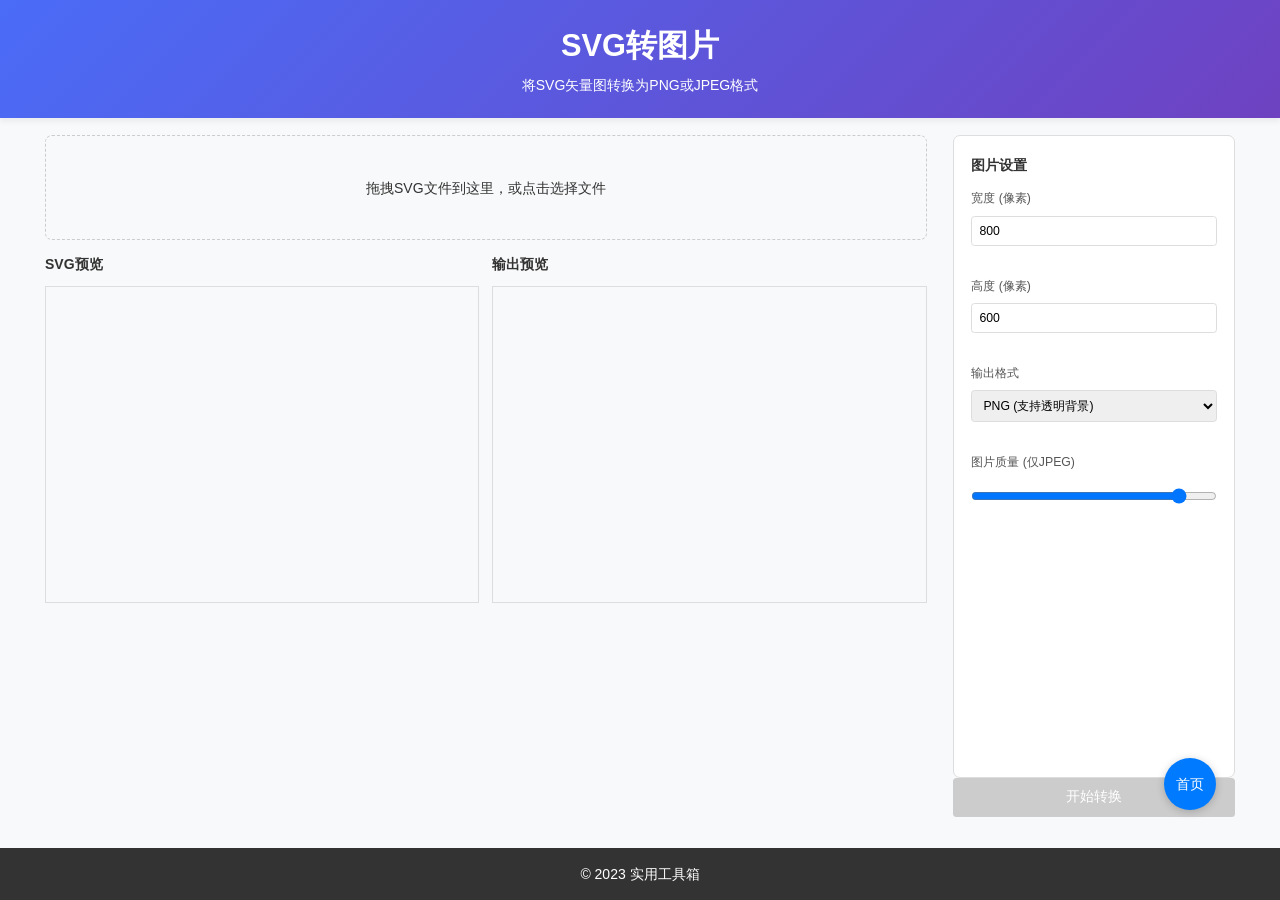
<file: tools/svg-to-image.html>
<!DOCTYPE html>
<html lang="zh-CN">
<head>
    <meta charset="UTF-8">
    <meta name="viewport" content="width=device-width, initial-scale=1.0">
    <title>SVG转PNG/JPEG - 在线SVG转图片工具 | 实用工具箱</title>
    <meta name="description" content="免费在线SVG转换工具，轻松将SVG矢量图转换为PNG或JPEG格式。支持批量转换，可自定义输出尺寸和质量，无需安装软件，快速导出高质量图片。">
    <meta name="keywords" content="SVG转PNG,SVG转JPEG,SVG转换器,SVG转图片,在线工具,矢量图转换,免费工具">
    <!-- 百度搜索优化 -->
    <meta name="baidu-site-verification" content="code-xxxxx"> <!-- 请替换为实际的百度站长验证码 -->
    <meta property="og:title" content="SVG转PNG/JPEG - 在线SVG转图片工具">
    <meta property="og:description" content="免费在线SVG转换工具，轻松将SVG矢量图转换为PNG或JPEG格式。支持批量转换，可自定义输出尺寸和质量。">
    <meta property="og:type" content="website">
    <meta property="og:url" content="https://tools.ldoing.com/tools/svg-to-image.html">
    <!-- 谷歌搜索优化 -->
    <meta name="google-site-verification" content="xxxxx"> <!-- 请替换为实际的谷歌站长验证码 -->
    <meta name="robots" content="index, follow">
    <link rel="canonical" href="https://tools.ldoing.com/tools/svg-to-image.html">
    <!-- 结构化数据 -->
    <script type="application/ld+json">
    {
        "@context": "https://schema.org",
        "@type": "WebApplication",
        "name": "SVG转PNG/JPEG工具",
        "description": "免费在线SVG转换工具，轻松将SVG矢量图转换为PNG或JPEG格式。",
        "url": "https://tools.ldoing.com/tools/svg-to-image.html",
        "applicationCategory": "图片处理工具",
        "operatingSystem": "全平台",
        "offers": {
            "@type": "Offer",
            "price": "0",
            "priceCurrency": "CNY"
        },
        "featureList": [
            "SVG转PNG",
            "SVG转JPEG",
            "自定义输出尺寸",
            "自定义图片质量",
            "支持透明背景",
            "实时预览"
        ]
    }
    </script>
    <link rel="stylesheet" href="../css/style.css">
    <style>
        .back-button {
            display: inline-flex;
            align-items: center;
            justify-content: center;
            width: 3.75rem;
            height: 3.75rem;
            background-color: #007bff;
            border: none;
            border-radius: 50%;
            color: white;
            text-decoration: none;
            transition: all 0.3s ease;
            position: fixed;
            right: 5%;
            bottom: 10%;
            box-shadow: 0 0.125rem 0.625rem rgba(0, 0, 0, 0.2);
            z-index: 1000;
            font-size: 1rem;
            animation: breathe 1.5s ease-in-out infinite;
        }

        @keyframes breathe {
            0% {
                transform: scale(1);
                box-shadow: 0 0.125rem 0.625rem rgba(0, 123, 255, 0.2);
                background-color: #007bff;
            }
            50% {
                transform: scale(1.15);
                box-shadow: 0 0.25rem 1.5625rem rgba(0, 123, 255, 0.6);
                background-color: #0056b3;
            }
            100% {
                transform: scale(1);
                box-shadow: 0 0.125rem 0.625rem rgba(0, 123, 255, 0.2);
                background-color: #007bff;
            }
        }

        .back-button:hover {
            background-color: #0056b3;
            transform: scale(1.1);
            box-shadow: 0 0.25rem 0.9375rem rgba(0, 0, 0, 0.3);
            animation: none;
        }

        .back-button::before {
            content: "首页";
        }

        .tool-container {
            max-width: 87.5rem;
            margin: 0 auto;
            padding: 1.25rem;
            position: relative;
            min-height: calc(100vh - 11.25rem);
        }

        .main-content {
            display: flex;
            gap: 1.875rem;
            margin-bottom: 0.9375rem;
            height: calc(100vh - 15.625rem);
            min-height: 31.25rem;
        }

        .left-section {
            flex: 2.5;
            display: flex;
            flex-direction: column;
            min-width: 0;
        }

        .right-section {
            flex: 0.8;
            display: flex;
            flex-direction: column;
            min-width: 18.75rem;
            max-width: 23.75rem;
        }

        .upload-area {
            border: 0.125rem dashed #ccc;
            border-radius: 0.5rem;
            padding: 1.25rem 0.9375rem;
            text-align: center;
            margin-bottom: 0.9375rem;
            cursor: pointer;
            transition: all 0.3s ease;
            flex-shrink: 0;
            background-color: #f8f9fa;
            height: 7.5rem;
            display: flex;
            flex-direction: column;
            justify-content: center;
            align-items: center;
        }

        .upload-area:hover {
            border-color: #007bff;
            background-color: #f1f8ff;
        }

        .preview-container {
            display: flex;
            gap: 0.9375rem;
            margin-bottom: 0.9375rem;
            height: 25rem;
        }

        .preview-box {
            flex: 1;
            display: flex;
            flex-direction: column;
            gap: 10px;
        }

        .preview-box h3 {
            margin: 0;
            color: #333;
            font-size: 1rem;
            font-weight: 600;
        }

        .preview-svg, .preview-output {
            flex: 1;
            height: 22.5rem;
            min-height: unset;
            display: flex;
            align-items: center;
            justify-content: center;
            background-color: #f8f9fa;
            overflow: hidden;
            border: 0.0625rem solid #ddd;
            position: relative;
        }

        .preview-svg img, .preview-output img {
            max-width: 100%;
            max-height: 100%;
            object-fit: contain;
            position: absolute;
            top: 50%;
            left: 50%;
            transform: translate(-50%, -50%);
        }

        .settings-box {
            background-color: white;
            border: 0.0625rem solid #ddd;
            border-radius: 0.5rem;
            padding: 1.25rem;
            height: 100%;
            overflow-y: auto;
        }

        .settings-group {
            margin-bottom: 1.25rem;
        }

        .settings-group h3 {
            margin: 0 0 0.9375rem 0;
            color: #333;
            font-size: 1rem;
            font-weight: 600;
        }

        .settings-group label {
            display: block;
            margin-bottom: 0.5rem;
            color: #555;
            font-size: 0.875rem;
        }

        .settings-group select,
        .settings-group input {
            width: 100%;
            padding: 0.5rem;
            border: 0.0625rem solid #ddd;
            border-radius: 0.25rem;
            margin-bottom: 0.9375rem;
            font-size: 0.875rem;
        }

        .settings-group select:focus,
        .settings-group input:focus {
            border-color: #007bff;
            outline: none;
            box-shadow: 0 0 0 0.125rem rgba(0, 123, 255, 0.25);
        }

        .process-button {
            width: 100%;
            padding: 0.75rem;
            background-color: #007bff;
            color: white;
            border: none;
            border-radius: 0.25rem;
            cursor: pointer;
            font-size: 1rem;
            font-weight: 500;
            transition: all 0.3s ease;
        }

        .process-button:hover {
            background-color: #0056b3;
        }

        .process-button:disabled {
            background-color: #ccc;
            cursor: not-allowed;
        }

        .processing .process-button {
            position: relative;
            padding-left: 40px;
        }

        .processing .process-button::before {
            content: "";
            position: absolute;
            left: 12px;
            top: 50%;
            transform: translateY(-50%);
            width: 20px;
            height: 20px;
            border: 3px solid #ffffff;
            border-top-color: transparent;
            border-radius: 50%;
            animation: spin 1s linear infinite;
        }

        @keyframes spin {
            to {
                transform: translateY(-50%) rotate(360deg);
            }
        }

        .toast {
            position: fixed;
            top: 20px;
            left: 50%;
            transform: translateX(-50%);
            background-color: #333;
            color: white;
            padding: 12px 24px;
            border-radius: 4px;
            z-index: 1000;
            display: none;
            font-size: 14px;
            box-shadow: 0 2px 10px rgba(0, 0, 0, 0.2);
        }

        .toast.success {
            background-color: #28a745;
        }

        .toast.error {
            background-color: #dc3545;
        }

        .toast.show {
            display: block;
            animation: fadeInOut 3s ease-in-out;
        }

        @keyframes fadeInOut {
            0% { opacity: 0; transform: translate(-50%, -20px); }
            10% { opacity: 1; transform: translate(-50%, 0); }
            90% { opacity: 1; transform: translate(-50%, 0); }
            100% { opacity: 0; transform: translate(-50%, 20px); }
        }

        .settings {
            background-color: #f8f9fa;
            padding: 20px;
            border-radius: 8px;
            margin-bottom: 20px;
            border: 1px solid #ddd;
        }

        .settings-group:last-child {
            margin-bottom: 0;
        }

        .error-message {
            color: #dc3545;
            margin-top: 8px;
            display: none;
            font-size: 14px;
        }

        .download-btn {
            display: none;
            background-color: #28a745;
            color: white;
            border: none;
            padding: 12px 20px;
            border-radius: 4px;
            cursor: pointer;
            width: 100%;
            font-size: 16px;
            font-weight: 500;
            margin-top: 12px;
            transition: all 0.3s ease;
        }

        .download-btn:hover {
            background-color: #218838;
        }

        footer {
            background-color: #333;
            color: white;
            text-align: center;
            padding: 15px 0;
            position: fixed;
            bottom: 0;
            left: 0;
            right: 0;
            z-index: 999;
        }
    </style>
</head>
<body>
    <header>
        <h1>SVG转图片</h1>
        <p>将SVG矢量图转换为PNG或JPEG格式</p>
    </header>

    <main class="tool-container">
        <div class="main-content">
            <div class="left-section">
                <div class="upload-area" id="dropZone">
                    <p>拖拽SVG文件到这里，或点击选择文件</p>
                    <input type="file" id="fileInput" accept=".svg" style="display: none;">
                </div>
                <div class="preview-container">
                    <div class="preview-box">
                        <h3>SVG预览</h3>
                        <div class="preview-svg" id="svgPreview"></div>
                    </div>
                    <div class="preview-box">
                        <h3>输出预览</h3>
                        <div class="preview-output" id="outputPreview"></div>
                    </div>
                </div>
            </div>
            <div class="right-section">
                <div class="settings-box">
                    <div class="settings-group">
                        <h3>图片设置</h3>
                        <label for="width">宽度 (像素)</label>
                        <input type="number" id="width" value="800" min="1" max="4096">
                    </div>
                    <div class="settings-group">
                        <label for="height">高度 (像素)</label>
                        <input type="number" id="height" value="600" min="1" max="4096">
                    </div>
                    <div class="settings-group">
                        <label for="format">输出格式</label>
                        <select id="format">
                            <option value="png">PNG (支持透明背景)</option>
                            <option value="jpeg">JPEG</option>
                        </select>
                    </div>
                    <div class="settings-group">
                        <label for="quality">图片质量 (仅JPEG)</label>
                        <input type="range" id="quality" min="0" max="100" value="90">
                    </div>
                </div>
                <button class="process-button" id="convertBtn" disabled>开始转换</button>
                <button class="download-btn" id="downloadBtn">下载图片</button>
                <div class="error-message" id="errorMessage"></div>
            </div>
        </div>
    </main>

    <footer>
        <p>© 2023 实用工具箱</p>
    </footer>

    <a href="../index.html" class="back-button" title="返回首页"></a>

    <script>
        /**
         * SVG转图片工具的主要功能实现
         */
        document.addEventListener('DOMContentLoaded', () => {
            const dropZone = document.getElementById('dropZone');
            const fileInput = document.getElementById('fileInput');
            const svgPreview = document.getElementById('svgPreview');
            const outputPreview = document.getElementById('outputPreview');
            const convertBtn = document.getElementById('convertBtn');
            const downloadBtn = document.getElementById('downloadBtn');
            const errorMessage = document.getElementById('errorMessage');
            const widthInput = document.getElementById('width');
            const heightInput = document.getElementById('height');
            const formatSelect = document.getElementById('format');
            const qualityInput = document.getElementById('quality');

            let currentFile = null;
            let originalFileName = '';

            // 处理文件拖放
            dropZone.addEventListener('dragover', (e) => {
                e.preventDefault();
                dropZone.style.borderColor = '#007bff';
            });

            dropZone.addEventListener('dragleave', () => {
                dropZone.style.borderColor = '#ccc';
            });

            dropZone.addEventListener('drop', (e) => {
                e.preventDefault();
                dropZone.style.borderColor = '#ccc';
                const file = e.dataTransfer.files[0];
                if (file && file.type === 'image/svg+xml') {
                    handleFile(file);
                } else {
                    showError('请选择SVG文件');
                }
            });

            // 处理文件选择
            dropZone.addEventListener('click', () => {
                fileInput.click();
            });

            fileInput.addEventListener('change', (e) => {
                const file = e.target.files[0];
                if (file && file.type === 'image/svg+xml') {
                    handleFile(file);
                } else {
                    showError('请选择SVG文件');
                }
            });

            // 处理文件
            function handleFile(file) {
                currentFile = file;
                // 保存原文件名（去除.svg后缀）
                originalFileName = file.name.toLowerCase().endsWith('.svg') 
                    ? file.name.slice(0, -4) 
                    : file.name;
                
                const reader = new FileReader();
                
                reader.onload = (e) => {
                    svgPreview.innerHTML = e.target.result;
                    convertBtn.disabled = false;
                    errorMessage.style.display = 'none';
                };

                reader.onerror = () => {
                    showError('文件读取失败');
                };

                reader.readAsText(file);
            }

            // 转换功能
            convertBtn.addEventListener('click', () => {
                if (!currentFile) return;

                // 添加处理中状态
                convertBtn.disabled = true;
                convertBtn.textContent = '转换中...';
                convertBtn.classList.add('processing');

                const width = parseInt(widthInput.value);
                const height = parseInt(heightInput.value);
                const format = formatSelect.value;
                const quality = qualityInput.value / 100;

                const svgElement = svgPreview.querySelector('svg');
                if (!svgElement) {
                    showError('无效的SVG文件');
                    resetButton();
                    return;
                }

                // 创建canvas
                const canvas = document.createElement('canvas');
                canvas.width = width;
                canvas.height = height;

                // 创建SVG数据URL
                const svgData = new XMLSerializer().serializeToString(svgElement);
                const svgBlob = new Blob([svgData], { type: 'image/svg+xml;charset=utf-8' });
                const svgUrl = URL.createObjectURL(svgBlob);

                // 创建图片对象
                const img = new Image();
                
                // 记录开始时间
                const startTime = Date.now();
                
                img.onload = () => {
                    const ctx = canvas.getContext('2d');
                    
                    // 如果是JPEG格式，先填充白色背景
                    if (format === 'jpeg') {
                        ctx.fillStyle = '#FFFFFF';
                        ctx.fillRect(0, 0, width, height);
                    }
                    
                    ctx.drawImage(img, 0, 0, width, height);

                    // 计算已经过去的时间
                    const elapsedTime = Date.now() - startTime;
                    const remainingTime = Math.max(0, 2000 - elapsedTime);

                    // 确保动画至少显示2秒
                    setTimeout(() => {
                        // 显示预览
                        outputPreview.innerHTML = '';
                        const previewImg = document.createElement('img');
                        previewImg.src = canvas.toDataURL(`image/${format}`, quality);
                        outputPreview.appendChild(previewImg);

                        // 显示下载按钮
                        downloadBtn.style.display = 'block';
                        downloadBtn.onclick = () => {
                            const link = document.createElement('a');
                            // 使用原文件名
                            link.download = `${originalFileName}.${format}`;
                            link.href = canvas.toDataURL(`image/${format}`, quality);
                            link.click();
                        };

                        // 重置按钮状态
                        resetButton();
                        
                        // 显示成功提示
                        showToast('转换成功！', 'success');
                    }, remainingTime);
                };

                img.onerror = () => {
                    showError('图片转换失败');
                    resetButton();
                };

                img.src = svgUrl;
            });

            // 重置按钮状态
            function resetButton() {
                convertBtn.disabled = false;
                convertBtn.textContent = '开始转换';
                convertBtn.classList.remove('processing');
            }

            // 错误处理
            function showError(message) {
                errorMessage.textContent = message;
                errorMessage.style.display = 'block';
                showToast(message, 'error');
            }

            // Toast提示
            function showToast(message, type = 'info') {
                const toast = document.createElement('div');
                toast.className = `toast ${type}`;
                toast.textContent = message;
                document.body.appendChild(toast);
                
                // 强制重绘
                toast.offsetHeight;
                
                toast.classList.add('show');
                
                setTimeout(() => {
                    toast.remove();
                }, 3000);
            }

            // 更新质量输入框的显示
            qualityInput.addEventListener('input', (e) => {
                const value = e.target.value;
                e.target.nextElementSibling.textContent = `${value}%`;
            });
        });
    </script>
</body>
</html>
</file>
<file: styles.css>
/* 全局样式重置 */
* {
    margin: 0;
    padding: 0;
    box-sizing: border-box;
}

/* 全局变量 */
:root {
    --primary-color: #0050B3;
    --secondary-color: #096DD9;
    --text-color: #262626;
    --text-secondary: #595959;
    --light-bg: #F5F5F5;
    --white: #ffffff;
    --border-color: #E8E8E8;
    --transition-normal: all 0.3s ease;
}

body {
    font-family: -apple-system, BlinkMacSystemFont, 'Segoe UI', Roboto, 'Helvetica Neue', Arial, sans-serif;
    line-height: 1.6;
    color: var(--text-color);
    background-color: var(--white);
}

.container {
    max-width: 1200px;
    margin: 0 auto;
    padding: 0 24px;
}

/* 导航栏样式 */
.navbar {
    background: var(--white);
    box-shadow: 0 1px 4px rgba(0, 0, 0, 0.08);
    position: fixed;
    width: 100%;
    top: 0;
    left: 0;
    z-index: 1000;
    transition: var(--transition-normal);
}

.navbar.scrolled {
    background: rgba(255, 255, 255, 0.98);
    backdrop-filter: blur(10px);
}

.navbar .container {
    display: flex;
    justify-content: space-between;
    align-items: center;
    height: 72px;
}

.logo {
    font-size: 24px;
    font-weight: 600;
    color: var(--primary-color);
    text-decoration: none;
    transition: var(--transition-normal);
    padding: 8px 0;
}

.logo::after {
    content: '';
    position: absolute;
    bottom: 0;
    left: 0;
    width: 0;
    height: 2px;
    background: var(--primary-color);
    transition: var(--transition-normal);
}

.logo:hover::after,
.logo.active::after {
    width: 100%;
}

.logo:hover {
    transform: translateY(-1px);
}

.nav-links {
    display: flex;
    list-style: none;
    gap: 32px;
    margin: 0;
    padding: 0;
}

.nav-links li a {
    text-decoration: none;
    color: var(--text-color);
    font-size: 15px;
    transition: var(--transition-normal);
    position: relative;
    padding: 8px 0;
}

.nav-links li a::after {
    content: '';
    position: absolute;
    bottom: 0;
    left: 0;
    width: 0;
    height: 2px;
    background: var(--primary-color);
    transition: var(--transition-normal);
}

.nav-links li a:hover::after,
.nav-links li a.active::after {
    width: 100%;
}

.nav-links li a:hover,
.nav-links li a.active {
    color: var(--primary-color);
}

/* Hero部分样式 */
.hero {
    background: linear-gradient(135deg, var(--primary-color), var(--secondary-color));
    color: var(--white);
    padding: 120px 0 80px;
    text-align: center;
    position: relative;
    overflow: hidden;
    padding-top: 152px;  /* 导航栏高度 + 原padding-top */
}

.hero h1 {
    font-size: 44px;
    font-weight: 600;
    margin-bottom: 24px;
    line-height: 1.3;
    opacity: 0;
    transform: translateY(20px);
    animation: fadeInUp 0.8s ease forwards;
}

.hero p {
    font-size: 18px;
    margin-bottom: 40px;
    color: rgba(255, 255, 255, 0.9);
    max-width: 600px;
    margin-left: auto;
    margin-right: auto;
    opacity: 0;
    transform: translateY(20px);
    animation: fadeInUp 0.8s ease 0.2s forwards;
}

.hero-buttons {
    opacity: 0;
    transform: translateY(20px);
    animation: fadeInUp 0.8s ease 0.4s forwards;
}

.cta-button {
    display: inline-block;
    padding: 14px 32px;
    font-size: 16px;
    font-weight: 500;
    text-decoration: none;
    border-radius: 4px;
    transition: var(--transition-normal);
    position: relative;
    overflow: hidden;
}

.cta-button::after {
    content: '';
    position: absolute;
    top: 50%;
    left: 50%;
    width: 120%;
    height: 120%;
    background: rgba(255, 255, 255, 0.2);
    transform: translate(-50%, -50%) scale(0);
    border-radius: 50%;
    opacity: 0;
    transition: transform 0.5s ease, opacity 0.3s ease;
}

.cta-button:hover::after {
    transform: translate(-50%, -50%) scale(1);
    opacity: 1;
}

.cta-button.primary {
    background: var(--white);
    color: var(--primary-color);
}

.cta-button.secondary {
    background: transparent;
    color: var(--white);
    border: 1px solid rgba(255, 255, 255, 0.8);
    margin-left: 16px;
}

.cta-button:hover {
    transform: translateY(-2px);
    box-shadow: 0 4px 12px rgba(0, 0, 0, 0.1);
}

/* 数据统计部分 */
.stats {
    padding: 80px 0;
    background: var(--white);
    border-bottom: 1px solid var(--border-color);
}

.stats-grid {
    display: grid;
    grid-template-columns: repeat(4, 1fr);
    gap: 32px;
}

.stat-item {
    text-align: center;
    opacity: 0;
    transform: translateY(20px);
}

.stat-item.visible {
    animation: fadeInUp 0.8s ease forwards;
}

.stat-number {
    font-size: 36px;
    font-weight: 600;
    color: var(--primary-color);
    margin-bottom: 8px;
}

.stat-label {
    font-size: 15px;
    color: var(--text-secondary);
}

/* 服务部分样式 */
.services {
    padding: 96px 0;
    background: var(--light-bg);
}

.section-title {
    text-align: center;
    margin-bottom: 64px;
    opacity: 0;
    transform: translateY(20px);
}

.section-title.visible {
    animation: fadeInUp 0.8s ease forwards;
}

.section-title h2 {
    font-size: 32px;
    font-weight: 600;
    color: var(--text-color);
    margin-bottom: 16px;
}

.section-title p {
    color: var(--text-secondary);
    max-width: 600px;
    margin: 0 auto;
}

.service-grid {
    display: grid;
    grid-template-columns: repeat(auto-fit, minmax(280px, 1fr));
    gap: 32px;
}

.service-card {
    background: var(--white);
    padding: 32px;
    border-radius: 8px;
    transition: var(--transition-normal);
    opacity: 0;
    transform: translateY(20px);
}

.service-card.visible {
    animation: fadeInUp 0.8s ease forwards;
}

.service-card:hover {
    transform: translateY(-4px);
    box-shadow: 0 8px 24px rgba(0, 0, 0, 0.08);
}

.service-icon {
    width: 56px;
    height: 56px;
    background: rgba(0, 80, 179, 0.08);
    border-radius: 8px;
    display: flex;
    align-items: center;
    justify-content: center;
    margin-bottom: 24px;
    transition: var(--transition-normal);
}

.service-card:hover .service-icon {
    transform: scale(1.1);
    background: var(--primary-color);
}

.service-card:hover .service-icon i {
    color: var(--white);
}

.service-icon i {
    font-size: 24px;
    color: var(--primary-color);
    transition: var(--transition-normal);
}

.service-card h3 {
    font-size: 20px;
    font-weight: 600;
    margin-bottom: 16px;
    color: var(--text-color);
}

.service-card p {
    color: var(--text-secondary);
    margin-bottom: 24px;
    font-size: 15px;
}

.service-features {
    list-style: none;
}

.service-features li {
    display: flex;
    align-items: center;
    margin-bottom: 12px;
    color: var(--text-secondary);
    font-size: 14px;
}

.service-features li i {
    color: var(--primary-color);
    margin-right: 12px;
    font-size: 14px;
}

/* 优势部分样式 */
.advantages {
    padding: 96px 0;
    background: var(--white);
}

.advantages-grid {
    display: grid;
    grid-template-columns: repeat(auto-fit, minmax(240px, 1fr));
    gap: 32px;
}

.advantage-item {
    text-align: center;
    opacity: 0;
    transform: translateY(20px);
}

.advantage-item.visible {
    animation: fadeInUp 0.8s ease forwards;
}

.advantage-icon {
    width: 64px;
    height: 64px;
    margin: 0 auto 24px;
    background: rgba(0, 80, 179, 0.08);
    border-radius: 16px;
    display: flex;
    align-items: center;
    justify-content: center;
    transition: var(--transition-normal);
}

.advantage-item:hover .advantage-icon {
    transform: rotateY(180deg);
    background: var(--primary-color);
}

.advantage-item:hover .advantage-icon i {
    color: var(--white);
    transform: rotateY(180deg);
}

.advantage-icon i {
    font-size: 28px;
    color: var(--primary-color);
    transition: var(--transition-normal);
}

.advantage-item h3 {
    font-size: 18px;
    font-weight: 600;
    margin-bottom: 12px;
    color: var(--text-color);
}

.advantage-item p {
    color: var(--text-secondary);
    font-size: 15px;
}

/* 关于我们部分样式 */
.about {
    padding: 96px 0;
    background: var(--light-bg);
}

.about-content {
    display: grid;
    grid-template-columns: 1fr 1fr;
    gap: 64px;
    align-items: center;
}

.about-text p {
    margin-bottom: 32px;
    color: var(--text-secondary);
    font-size: 16px;
    line-height: 1.8;
}

.tech-stack {
    margin-top: 40px;
}

.tech-stack h3 {
    font-size: 20px;
    font-weight: 600;
    margin-bottom: 24px;
    color: var(--text-color);
}

.tech-icons {
    display: flex;
    flex-wrap: wrap;
    gap: 16px;
}

.tech-icon {
    padding: 8px 16px;
    background: var(--white);
    border-radius: 4px;
    display: flex;
    align-items: center;
    gap: 8px;
    font-size: 14px;
    color: var(--text-secondary);
    transition: var(--transition-normal);
}

.tech-icon:hover {
    transform: translateY(-2px);
    box-shadow: 0 4px 12px rgba(0, 0, 0, 0.08);
}

.tech-icon i {
    color: var(--primary-color);
}

.about-features {
    display: grid;
    grid-template-columns: repeat(2, 1fr);
    gap: 24px;
}

.feature-item {
    padding: 24px;
    background: var(--white);
    border-radius: 8px;
    transition: var(--transition-normal);
}

.feature-item:hover {
    transform: translateY(-2px);
    box-shadow: 0 4px 12px rgba(0, 0, 0, 0.08);
}

.feature-item i {
    font-size: 24px;
    color: var(--primary-color);
    margin-bottom: 16px;
}

.feature-item h4 {
    font-size: 16px;
    font-weight: 600;
    margin-bottom: 8px;
    color: var(--text-color);
}

.feature-item p {
    color: var(--text-secondary);
    font-size: 14px;
}

/* 联系我们部分样式 */
.contact {
    padding: 96px 0;
    background: var(--white);
}

.contact-wrapper {
    display: grid;
    grid-template-columns: 2fr 1fr;
    gap: 24px;
    margin-top: 48px;
}

.contact-info {
    display: grid;
    grid-template-columns: 1fr;
    gap: 24px;
}

.contact-item {
    padding: 32px;
    background: var(--light-bg);
    border-radius: 8px;
    transition: var(--transition-normal);
}

.contact-item i {
    font-size: 24px;
    color: var(--primary-color);
    margin-bottom: 16px;
}

.contact-item h3 {
    font-size: 18px;
    font-weight: 600;
    margin-bottom: 12px;
    color: var(--text-color);
}

.contact-item p {
    color: var(--text-secondary);
    font-size: 15px;
    line-height: 1.6;
    margin-bottom: 8px;
}

.contact-item p:last-child {
    margin-bottom: 0;
}

.contact-card {
    background: var(--light-bg);
    border-radius: 8px;
    padding: 32px;
    display: flex;
    flex-direction: column;
    align-items: center;
    justify-content: center;
    height: 100%;
}

.contact-text {
    text-align: center;
    margin-bottom: 24px;
}

.contact-text h3 {
    font-size: 20px;
    font-weight: 600;
    color: var(--text-color);
    margin-bottom: 12px;
}

.contact-text p {
    color: var(--text-secondary);
    font-size: 15px;
}

.qr-code {
    text-align: center;
}

.qr-code img {
    width: 180px;
    height: 180px;
    border-radius: 8px;
    margin-bottom: 12px;
    box-shadow: 0 4px 12px rgba(0, 0, 0, 0.08);
}

.qr-code p {
    color: var(--text-secondary);
    font-size: 14px;
}

/* 页脚样式 */
.footer {
    background: var(--light-bg);
    padding: 64px 0 24px;
}

.footer-content {
    display: grid;
    grid-template-columns: 2fr 1fr;
    gap: 64px;
    margin-bottom: 48px;
}

.footer-info h3 {
    font-size: 20px;
    font-weight: 600;
    color: var(--text-color);
    margin-bottom: 16px;
}

.footer-info p {
    color: var(--text-secondary);
    max-width: 400px;
    margin-bottom: 8px;
}

.footer-links {
    display: flex;
    gap: 24px;
}

.footer-links a {
    color: var(--text-secondary);
    text-decoration: none;
    font-size: 14px;
    transition: var(--transition-normal);
}

.footer-links a:hover {
    color: var(--primary-color);
}

.footer-bottom {
    padding-top: 24px;
    border-top: 1px solid var(--border-color);
    text-align: center;
}

.footer-bottom p {
    color: var(--text-secondary);
    font-size: 14px;
}

/* 面包屑导航样式 */
.breadcrumb {
    background: var(--white);
    padding: 8px 0;
    margin-top: 72px;
    border-bottom: 1px solid var(--border-color);
}

.breadcrumb ol {
    list-style: none;
    margin: 0;
    padding: 0;
    display: flex;
    align-items: center;
}

.breadcrumb li {
    font-size: 14px;
    color: var(--text-secondary);
}

.breadcrumb a {
    color: var(--text-secondary);
    text-decoration: none;
    transition: var(--transition-normal);
}

.breadcrumb a:hover {
    color: var(--primary-color);
}

/* 动画关键帧 */
@keyframes fadeInUp {
    from {
        opacity: 0;
        transform: translateY(20px);
    }
    to {
        opacity: 1;
        transform: translateY(0);
    }
}

/* 移动端导航按钮 */
.mobile-nav-toggle {
    display: none;
    background: none;
    border: none;
    cursor: pointer;
    padding: 0;
    width: 30px;
    height: 30px;
    position: relative;
    z-index: 1001;
}

.mobile-nav-toggle span {
    display: block;
    width: 100%;
    height: 2px;
    background: var(--primary-color);
    margin: 6px 0;
    transition: var(--transition-normal);
}

/* 响应式设计 */
@media (max-width: 992px) {
    .hero h1 {
        font-size: 36px;
    }

    .hero p {
        font-size: 16px;
    }

    .stats-grid {
        grid-template-columns: repeat(2, 1fr);
        gap: 20px;
    }

    .service-grid {
        grid-template-columns: repeat(2, 1fr);
        gap: 20px;
    }

    .about-content {
        grid-template-columns: 1fr;
        gap: 40px;
    }

    .contact-wrapper {
        grid-template-columns: 1fr;
        gap: 32px;
    }

    .footer-content {
        grid-template-columns: 1fr;
        text-align: center;
        gap: 32px;
    }

    .footer-links {
        justify-content: center;
    }
}

@media (max-width: 768px) {
    .navbar {
        height: 60px;
    }

    .navbar .container {
        height: 60px;
    }

    /* 导航栏移动端样式 */
    .mobile-nav-toggle {
        display: block;
        position: relative;
        background: none;
        border: none;
        width: 30px;
        height: 24px;
        padding: 0;
        cursor: pointer;
    }

    .mobile-nav-toggle span {
        display: block;
        position: absolute;
        height: 2px;
        width: 100%;
        background: var(--primary-color);
        transition: all 0.3s ease;
    }

    .mobile-nav-toggle span:nth-child(1) { top: 0; }
    .mobile-nav-toggle span:nth-child(2) { top: 11px; }
    .mobile-nav-toggle span:nth-child(3) { top: 22px; }

    .mobile-nav-toggle.active span:nth-child(1) {
        transform: rotate(45deg);
        top: 11px;
    }

    .mobile-nav-toggle.active span:nth-child(2) {
        opacity: 0;
    }

    .mobile-nav-toggle.active span:nth-child(3) {
        transform: rotate(-45deg);
        top: 11px;
    }

    .nav-links {
        display: none;
        position: fixed;
        top: 0;
        right: 0;
        width: 100%;
        max-width: 300px;
        height: 100vh;
        background: var(--white);
        flex-direction: column;
        align-items: center;
        padding: 80px 0 40px;
    }

    .nav-links.active {
        display: flex;
        box-shadow: -4px 0 15px rgba(0, 0, 0, 0.1);
    }

    .nav-links li {
        width: 100%;
    }

    .nav-links li a {
        display: block;
        padding: 15px 25px;
        font-size: 16px;
        color: var(--text-color);
        text-align: center;
        width: 100%;
        transition: all 0.3s ease;
    }

    .nav-links li a:hover,
    .nav-links li a.active {
        color: var(--primary-color);
        background: rgba(0, 123, 255, 0.05);
    }

    body.menu-open {
        overflow: hidden;
    }

    /* 内容区域移动端样式 */
    .hero {
        padding-top: 120px;
        padding-bottom: 60px;
        text-align: center;
    }

    .hero h1 {
        font-size: 28px;
    }

    .hero p {
        font-size: 15px;
    }

    .hero-buttons {
        flex-direction: column;
        gap: 16px;
    }

    .cta-button {
        width: 100%;
        text-align: center;
    }

    .cta-button.secondary {
        margin-left: 0;
    }

    .stats-grid {
        grid-template-columns: 1fr;
    }

    .service-grid {
        grid-template-columns: 1fr;
    }

    .service-card {
        padding: 24px;
    }

    .advantages-grid {
        grid-template-columns: 1fr;
        gap: 24px;
    }

    .tech-icons {
        justify-content: center;
    }

    .contact-info {
        grid-template-columns: 1fr;
    }

    .section-title h2 {
        font-size: 24px;
    }

    .section-title p {
        font-size: 14px;
    }
}
</file>
<file: css/style.css>
/* 
 * 实用工具网站样式表
 * 包含所有页面通用样式和主页样式
 */

html {
    font-size: 14px; /* 基准字体大小 */
}

:root {
    --primary-color: #4a6cf7;
    --secondary-color: #6e42c1;
    --background-color: #f8f9fa;
    --card-bg-color: #ffffff;
    --text-color: #333333;
    --border-color: #e0e0e0;
    --hover-color: #f0f7ff;
    --shadow: 0 0.25rem 0.375rem rgba(0, 0, 0, 0.05);
    --transition: all 0.3s ease;
}

* {
    margin: 0;
    padding: 0;
    box-sizing: border-box;
}

body {
    font-family: "Microsoft YaHei", "PingFang SC", "Hiragino Sans GB", sans-serif;
    background-color: var(--background-color);
    color: var(--text-color);
    line-height: 1.6;
}

/* 页面布局 */
.container {
    max-width: 75rem;
    margin: 0 auto;
    padding: 0 1.25rem;
}

header {
    background: linear-gradient(135deg, var(--primary-color), var(--secondary-color));
    color: white;
    padding: 1.5rem 1rem;
    text-align: center;
    box-shadow: var(--shadow);
}

header h1 {
    font-size: 2.2rem;
    margin-bottom: 0.3rem;
}

main {
    max-width: 75rem;
    margin: 1.5rem auto;
    padding: 0 1rem;
}

section {
    margin-bottom: 2rem;
}

section h2 {
    font-size: 1.6rem;
    margin-bottom: 1rem;
    color: var(--primary-color);
    padding-bottom: 0.3rem;
    border-bottom: 0.125rem solid var(--border-color);
}

footer {
    background-color: #333;
    color: white;
    text-align: center;
    padding: 0.9375rem 0;
    position: fixed;
    bottom: 0;
    left: 0;
    right: 0;
    z-index: 999;
}

/* 工具卡片网格布局 */
.tools-grid {
    display: grid;
    grid-template-columns: repeat(auto-fill, minmax(15.625rem, 1fr));
    gap: 1.5rem;
}

/* 工具卡片样式 */
.tool-card {
    background-color: var(--card-bg-color);
    border-radius: 0.625rem;
    padding: 1.2rem;
    text-align: center;
    box-shadow: var(--shadow);
    transition: var(--transition);
    border: 0.0625rem solid var(--border-color);
    display: flex;
    flex-direction: column;
    align-items: center;
    justify-content: center;
    height: 10rem;
    min-height: unset;
    text-decoration: none;
    color: var(--text-color);
}

.tool-card:hover {
    transform: translateY(-0.3125rem);
    box-shadow: 0 0.625rem 1.25rem rgba(0, 0, 0, 0.1);
    border-color: var(--primary-color);
}

.tool-card h3 {
    margin: 0.5rem 0 0.3rem;
    font-size: 1.1rem;
}

.tool-card p {
    font-size: 0.9rem;
    color: #666;
    margin: 0;
    line-height: 1.3;
}

.tool-icon {
    font-size: 2rem;
    margin-bottom: 0.3rem;
}

/* 空工具卡片样式 */
.tool-card.empty {
    border: 0.125rem dashed var(--border-color);
    background-color: rgba(255, 255, 255, 0.7);
    cursor: pointer;
    height: 10rem;
}

.tool-card.empty:hover {
    background-color: var(--hover-color);
}

.add-tool {
    font-size: 2.2rem;
    color: var(--border-color);
    margin-bottom: 0.3rem;
}

/* 弹窗样式 */
.modal {
    display: none;
    position: fixed;
    z-index: 1000;
    left: 0;
    top: 0;
    width: 100%;
    height: 100%;
    background-color: rgba(0, 0, 0, 0.5);
}

.modal-content {
    background-color: var(--card-bg-color);
    margin: 10% auto;
    padding: 2rem;
    width: 80%;
    max-width: 50rem;
    border-radius: 0.625rem;
    box-shadow: 0 0.3125rem 0.9375rem rgba(0, 0, 0, 0.2);
    position: relative;
}

.close-button {
    position: absolute;
    right: 1.25rem;
    top: 0.625rem;
    font-size: 1.8rem;
    cursor: pointer;
}

.close-button:hover {
    color: var(--primary-color);
}

.modal-tools-container {
    display: grid;
    grid-template-columns: repeat(auto-fill, minmax(12.5rem, 1fr));
    gap: 1rem;
    max-height: 60vh;
    overflow-y: auto;
    margin-top: 1.5rem;
}

/* 响应式设计 */
@media (max-width: 48rem) {
    .tools-grid {
        grid-template-columns: repeat(auto-fill, minmax(9.375rem, 1fr));
        gap: 1rem;
    }
    
    .tool-card {
        min-height: 10rem;
        padding: 1rem;
    }

    .modal-content {
        width: 95%;
        margin: 5% auto;
    }
    
    .modal-tools-container {
        grid-template-columns: repeat(auto-fill, minmax(9.375rem, 1fr));
    }
}
</file>
